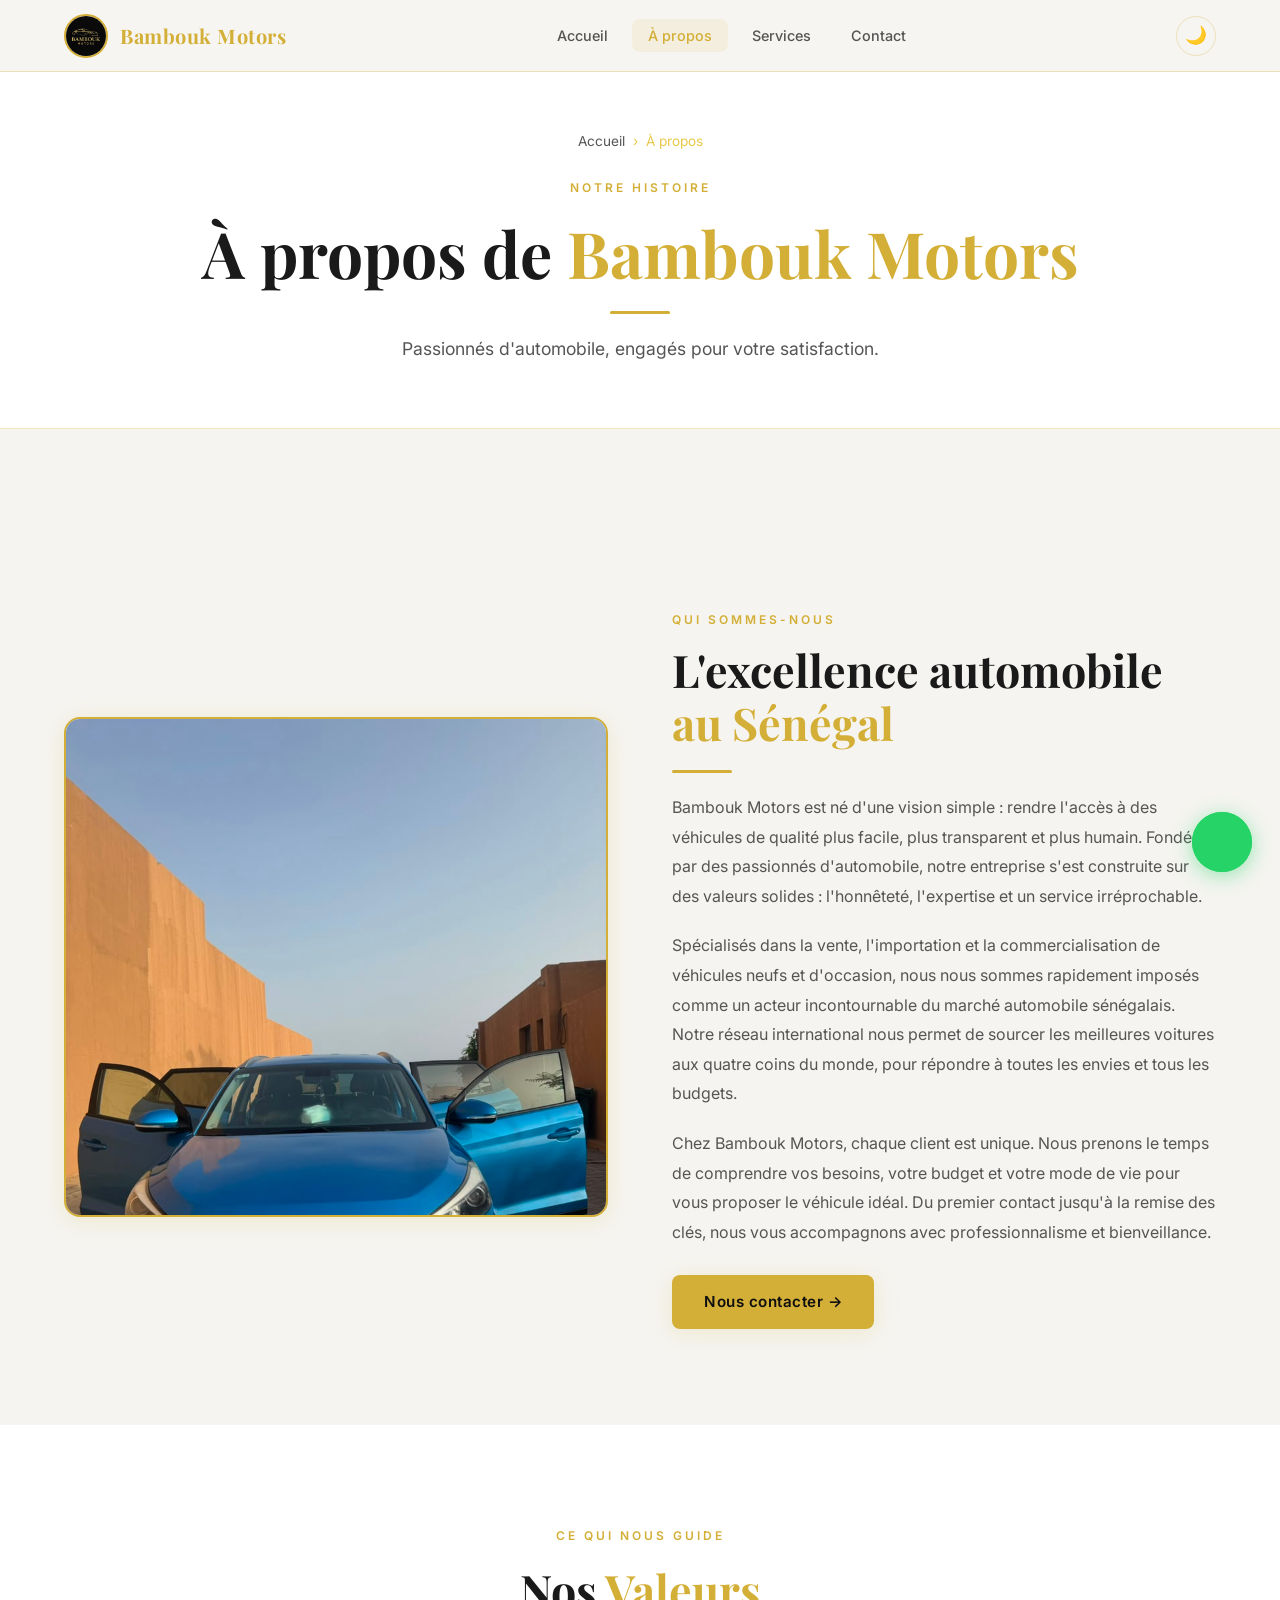
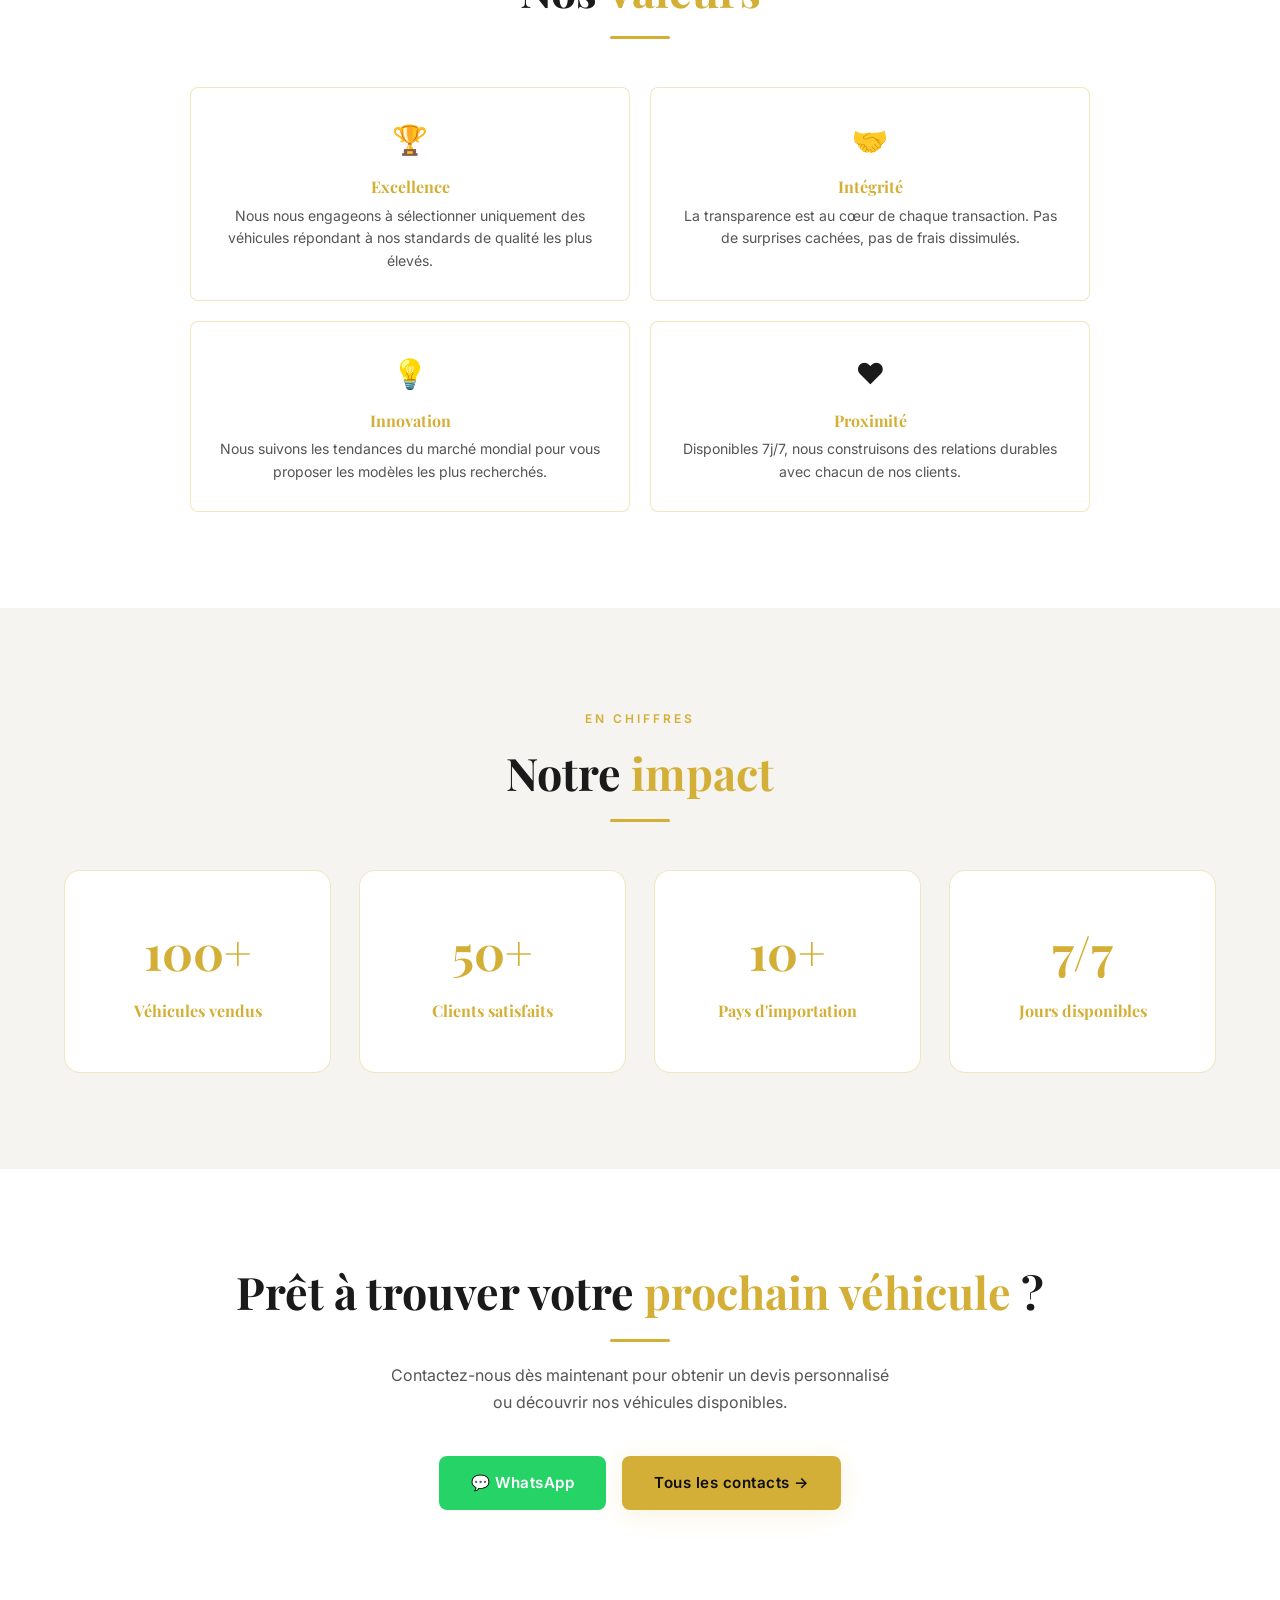
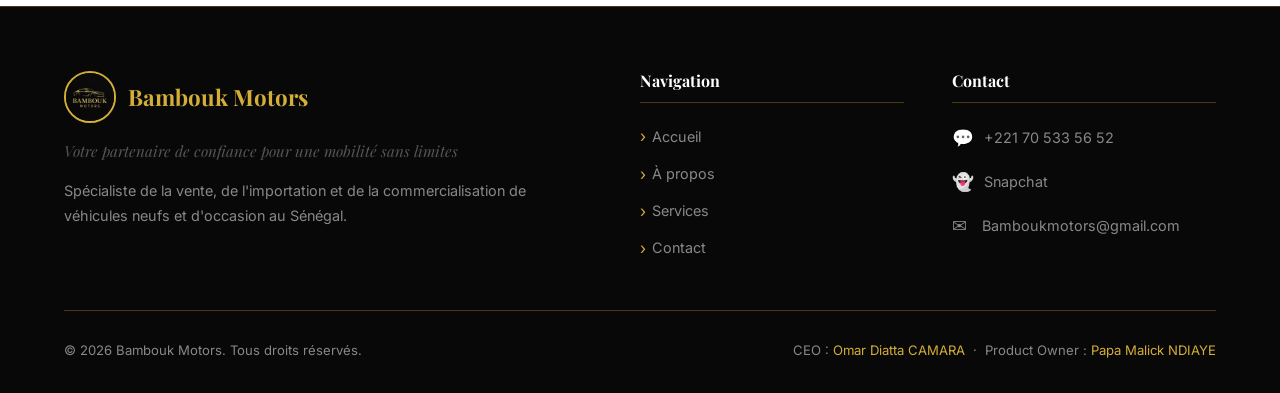
<file: bambouk-motors/pages/about.html>
﻿<!DOCTYPE html>
<html lang="fr" data-theme="dark">
<head>
  <meta charset="UTF-8" />
  <meta name="viewport" content="width=device-width, initial-scale=1.0" />
  <meta name="description" content="À propos de Bambouk Motors - Notre histoire, nos valeurs et notre équipe dédiée à vous offrir la meilleure expérience automobile au Sénégal." />
  <meta name="keywords" content="à propos, Bambouk Motors, histoire, valeurs, équipe, automobile Sénégal" />
  <title>À propos - Bambouk Motors</title>
  <link rel="icon" href="../assets/images/logo.jpeg" type="image/jpeg" />
  <link rel="stylesheet" href="../assets/css/style.css" />
</head>
<body>

  <!-- ══════════════════════════════════════════════════════
       NAVIGATION
  ══════════════════════════════════════════════════════════ -->
  <nav class="navbar" role="navigation" aria-label="Navigation principale">
    <div class="navbar-inner">

      <a href="../index.html" class="navbar-brand" aria-label="Accueil Bambouk Motors">
        <img src="../assets/images/logo.jpeg" alt="Logo Bambouk Motors" class="navbar-logo" />
        <span class="navbar-name">Bambouk Motors</span>
      </a>

      <ul class="navbar-nav">
        <li><a href="../index.html">Accueil</a></li>
        <li><a href="about.html" class="active">À propos</a></li>
        <li><a href="services.html">Services</a></li>
        <li><a href="contact.html">Contact</a></li>
      </ul>

      <div class="navbar-actions">
        <button class="theme-toggle" id="theme-toggle" aria-label="Basculer le thème">☀️</button>
        <button class="hamburger" id="hamburger" aria-label="Menu" aria-expanded="false">
          <span></span><span></span><span></span>
        </button>
      </div>

    </div>
  </nav>

  <nav class="mobile-menu" id="mobile-menu" aria-label="Menu mobile">
    <a href="../index.html">Accueil</a>
    <a href="about.html" class="active">À propos</a>
    <a href="services.html">Services</a>
    <a href="contact.html">Contact</a>
  </nav>


  <!-- ══════════════════════════════════════════════════════
       EN-TÊTE DE PAGE
  ══════════════════════════════════════════════════════════ -->
  <header class="page-header">
    <div class="container">
      <nav class="breadcrumb" aria-label="Fil d'Ariane">
        <a href="../index.html">Accueil</a>
        <span aria-hidden="true">›</span>
        <span aria-current="page">À propos</span>
      </nav>
      <span class="section-label">Notre histoire</span>
      <h1>À propos de <span class="gold">Bambouk Motors</span></h1>
      <div class="gold-divider"></div>
      <p style="color: var(--color-gray); font-size: 1.1rem; max-width: 620px; margin: 16px auto 0;">
        Passionnés d'automobile, engagés pour votre satisfaction.
      </p>
    </div>
  </header>


  <!-- ══════════════════════════════════════════════════════
       SECTION — Histoire + Photo
  ══════════════════════════════════════════════════════════ -->
  <section class="section">
    <div class="container">
      <div class="about-grid">

        <!-- Photo réelle -->
        <div class="about-photo reveal-left">
          <img
            src="../assets/images/gallery/voiture8.jpeg"
            alt="Véhicule Bambouk Motors - image de présentation"
          />
        </div>

        <!-- Texte -->
        <div class="about-content reveal-right">
          <span class="section-label">Qui sommes-nous</span>
          <h2>L'excellence automobile <span class="gold">au Sénégal</span></h2>
          <div class="gold-divider" style="margin: 20px 0;"></div>
          <p>
            Bambouk Motors est né d'une vision simple : rendre l'accès à des véhicules de qualité plus facile, plus transparent et plus humain. Fondée par des passionnés d'automobile, notre entreprise s'est construite sur des valeurs solides : l'honnêteté, l'expertise et un service irréprochable.
          </p>
          <p>
            Spécialisés dans la vente, l'importation et la commercialisation de véhicules neufs et d'occasion, nous nous sommes rapidement imposés comme un acteur incontournable du marché automobile sénégalais. Notre réseau international nous permet de sourcer les meilleures voitures aux quatre coins du monde, pour répondre à toutes les envies et tous les budgets.
          </p>
          <p>
            Chez Bambouk Motors, chaque client est unique. Nous prenons le temps de comprendre vos besoins, votre budget et votre mode de vie pour vous proposer le véhicule idéal. Du premier contact jusqu'à la remise des clés, nous vous accompagnons avec professionnalisme et bienveillance.
          </p>
          <a href="contact.html" class="btn btn-gold" style="margin-top: 8px;">
            Nous contacter →
          </a>
        </div>

      </div>
    </div>
  </section>


  <!-- ══════════════════════════════════════════════════════
       SECTION — Nos valeurs
  ══════════════════════════════════════════════════════════ -->
  <section class="section" style="background: var(--color-bg-2);">
    <div class="container text-center">
      <span class="section-label reveal">Ce qui nous guide</span>
      <h2 class="section-title reveal">Nos <span class="gold">Valeurs</span></h2>
      <div class="gold-divider reveal"></div>

      <div class="values-grid" style="max-width: 900px; margin: 48px auto 0;">
        <div class="value-card reveal reveal-delay-1">
          <div class="icon">🏆</div>
          <h4>Excellence</h4>
          <p>Nous nous engageons à sélectionner uniquement des véhicules répondant à nos standards de qualité les plus élevés.</p>
        </div>
        <div class="value-card reveal reveal-delay-2">
          <div class="icon">🤝</div>
          <h4>Intégrité</h4>
          <p>La transparence est au cœur de chaque transaction. Pas de surprises cachées, pas de frais dissimulés.</p>
        </div>
        <div class="value-card reveal reveal-delay-3">
          <div class="icon">💡</div>
          <h4>Innovation</h4>
          <p>Nous suivons les tendances du marché mondial pour vous proposer les modèles les plus recherchés.</p>
        </div>
        <div class="value-card reveal reveal-delay-4">
          <div class="icon">❤️</div>
          <h4>Proximité</h4>
          <p>Disponibles 7j/7, nous construisons des relations durables avec chacun de nos clients.</p>
        </div>
      </div>
    </div>
  </section>


  <!-- ══════════════════════════════════════════════════════
       SECTION — Chiffres clés
  ══════════════════════════════════════════════════════════ -->
  <section class="section">
    <div class="container text-center">
      <span class="section-label reveal">En chiffres</span>
      <h2 class="section-title reveal">Notre <span class="gold">impact</span></h2>
      <div class="gold-divider reveal"></div>

      <div style="display: grid; grid-template-columns: repeat(auto-fit, minmax(200px, 1fr)); gap: 28px; margin-top: 48px;">
        <div class="feature-card reveal reveal-delay-1">
          <span style="font-family: var(--font-title); font-size: 3rem; color: var(--color-gold); font-weight: 700;">100+</span>
          <h3 style="font-size: 1rem; margin-top: 8px;">Véhicules vendus</h3>
        </div>
        <div class="feature-card reveal reveal-delay-2">
          <span style="font-family: var(--font-title); font-size: 3rem; color: var(--color-gold); font-weight: 700;">50+</span>
          <h3 style="font-size: 1rem; margin-top: 8px;">Clients satisfaits</h3>
        </div>
        <div class="feature-card reveal reveal-delay-3">
          <span style="font-family: var(--font-title); font-size: 3rem; color: var(--color-gold); font-weight: 700;">10+</span>
          <h3 style="font-size: 1rem; margin-top: 8px;">Pays d'importation</h3>
        </div>
        <div class="feature-card reveal reveal-delay-4">
          <span style="font-family: var(--font-title); font-size: 3rem; color: var(--color-gold); font-weight: 700;">7/7</span>
          <h3 style="font-size: 1rem; margin-top: 8px;">Jours disponibles</h3>
        </div>
      </div>
    </div>
  </section>


  <!-- ══════════════════════════════════════════════════════
       CTA — Contactez-nous
  ══════════════════════════════════════════════════════════ -->
  <section class="section" style="background: var(--color-bg-2);">
    <div class="container text-center">
      <h2 class="reveal">Prêt à trouver votre <span class="gold">prochain véhicule</span> ?</h2>
      <div class="gold-divider reveal"></div>
      <p class="reveal" style="color: var(--color-gray); max-width: 500px; margin: 20px auto 40px;">
        Contactez-nous dès maintenant pour obtenir un devis personnalisé ou découvrir nos véhicules disponibles.
      </p>
      <div style="display: flex; gap: 16px; justify-content: center; flex-wrap: wrap;" class="reveal">
        <a href="https://wa.me/221705335652" class="btn btn-whatsapp" target="_blank" rel="noopener">
          💬 WhatsApp
        </a>
        <a href="contact.html" class="btn btn-gold">Tous les contacts →</a>
      </div>
    </div>
  </section>


  <!-- ══════════════════════════════════════════════════════
       FOOTER
  ══════════════════════════════════════════════════════════ -->
  <footer class="footer" role="contentinfo">
    <div class="container">
      <div class="footer-grid">
        <div class="footer-brand">
          <div class="footer-logo-wrap">
            <img src="../assets/images/logo.jpeg" alt="Logo Bambouk Motors" class="footer-logo" />
            <span class="footer-name">Bambouk Motors</span>
          </div>
          <p class="footer-tagline">Votre partenaire de confiance pour une mobilité sans limites</p>
          <p class="footer-desc">Spécialiste de la vente, de l'importation et de la commercialisation de véhicules neufs et d'occasion au Sénégal.</p>
        </div>
        <div class="footer-links">
          <h4>Navigation</h4>
          <ul>
            <li><a href="../index.html">Accueil</a></li>
            <li><a href="about.html">À propos</a></li>
            <li><a href="services.html">Services</a></li>
            <li><a href="contact.html">Contact</a></li>
          </ul>
        </div>
        <div class="footer-contact-col">
          <h4>Contact</h4>
          <ul>
            <li>
              <span class="ic">💬</span>
              <a href="https://wa.me/221705335652" target="_blank" rel="noopener">+221 70 533 56 52</a>
            </li>
            <li>
              <span class="ic">👻</span>
              <a href="https://snapchat.com/t/otXM4saf" target="_blank" rel="noopener">Snapchat</a>
            </li>
            <li>
              <span class="ic">✉️</span>
              <a href="mailto:Bamboukmotors@gmail.com">Bamboukmotors@gmail.com</a>
            </li>
          </ul>
        </div>
      </div>
      <div class="footer-bottom">
        <p>© 2026 Bambouk Motors. Tous droits réservés.</p>
        <p>
          CEO : <a href="https://wa.me/221705335652" target="_blank" rel="noopener">Omar Diatta CAMARA</a>
          &nbsp;·&nbsp;
          Product Owner : <a href="https://pa-malick.github.io/portfolio/" target="_blank" rel="noopener">Papa Malick NDIAYE</a>
        </p>
      </div>
    </div>
  </footer>

  <script src="../assets/js/main.js"></script>
</body>
</html>
</file>
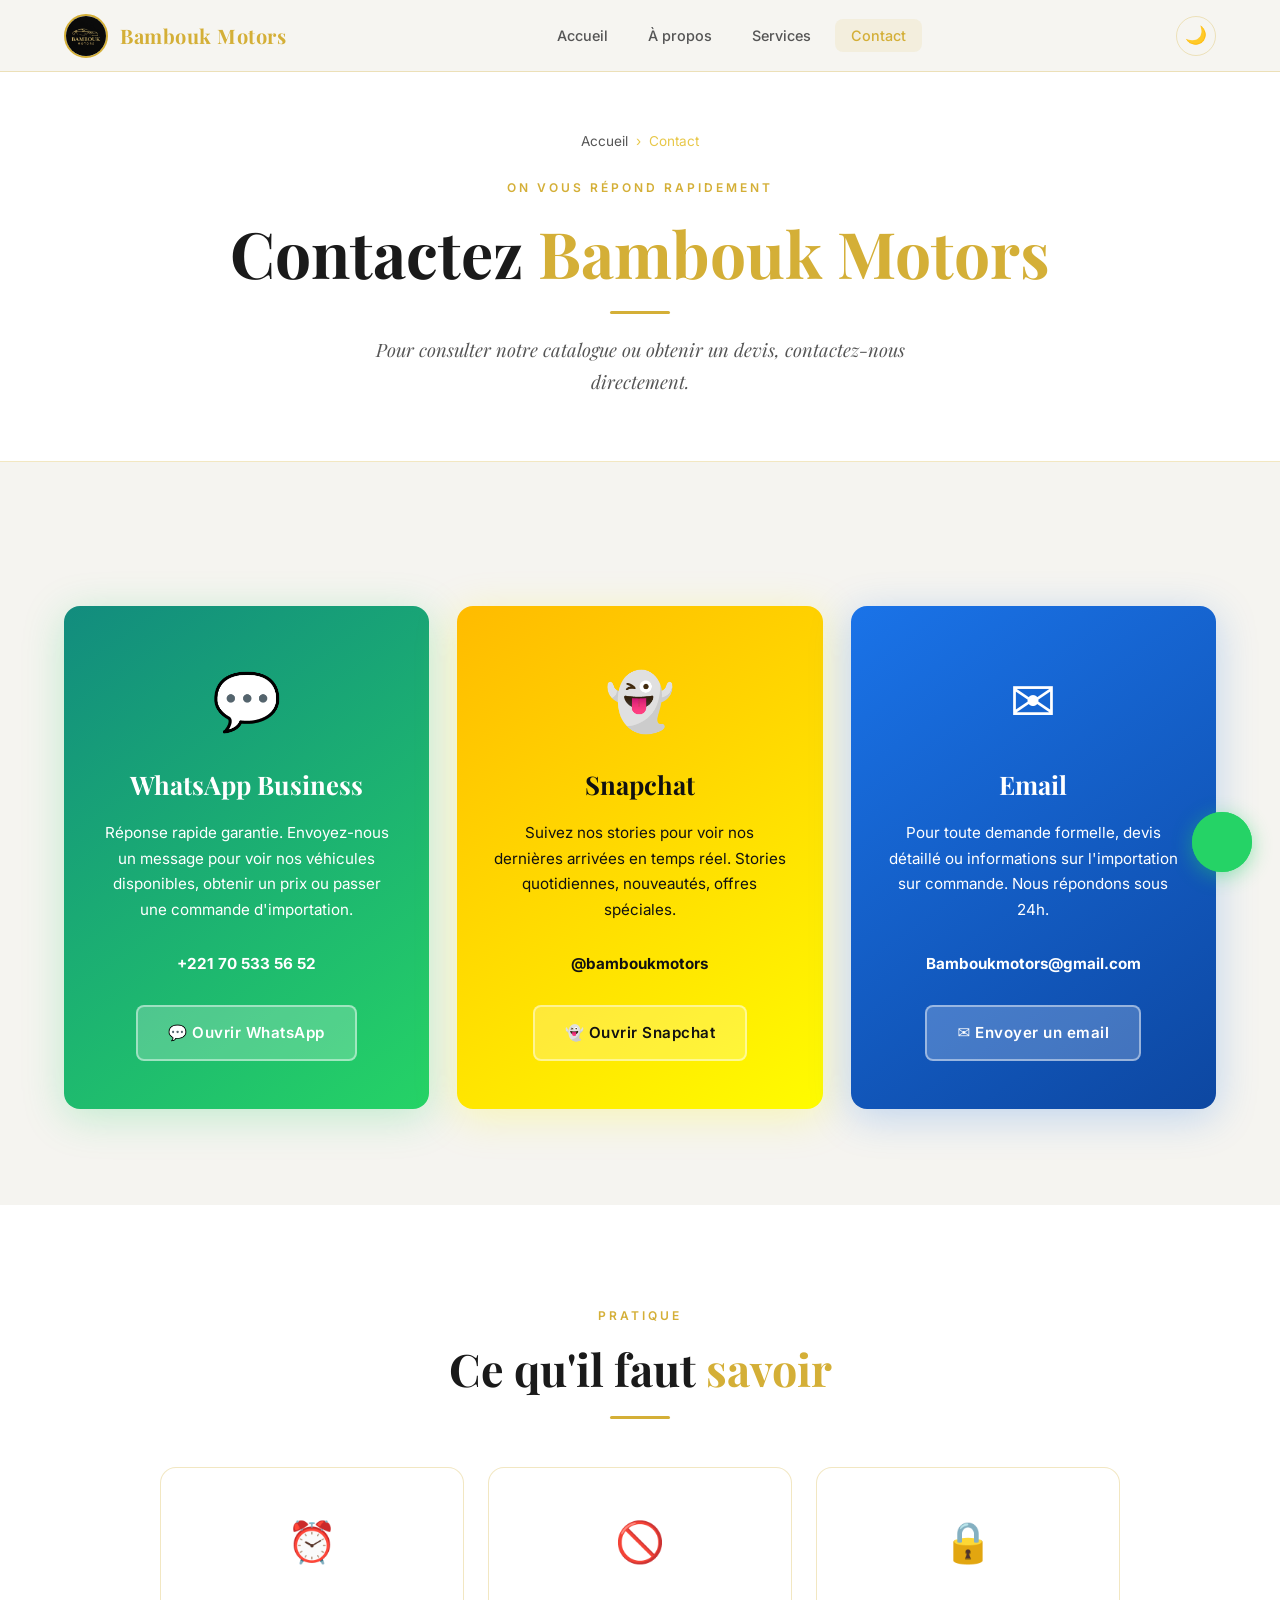
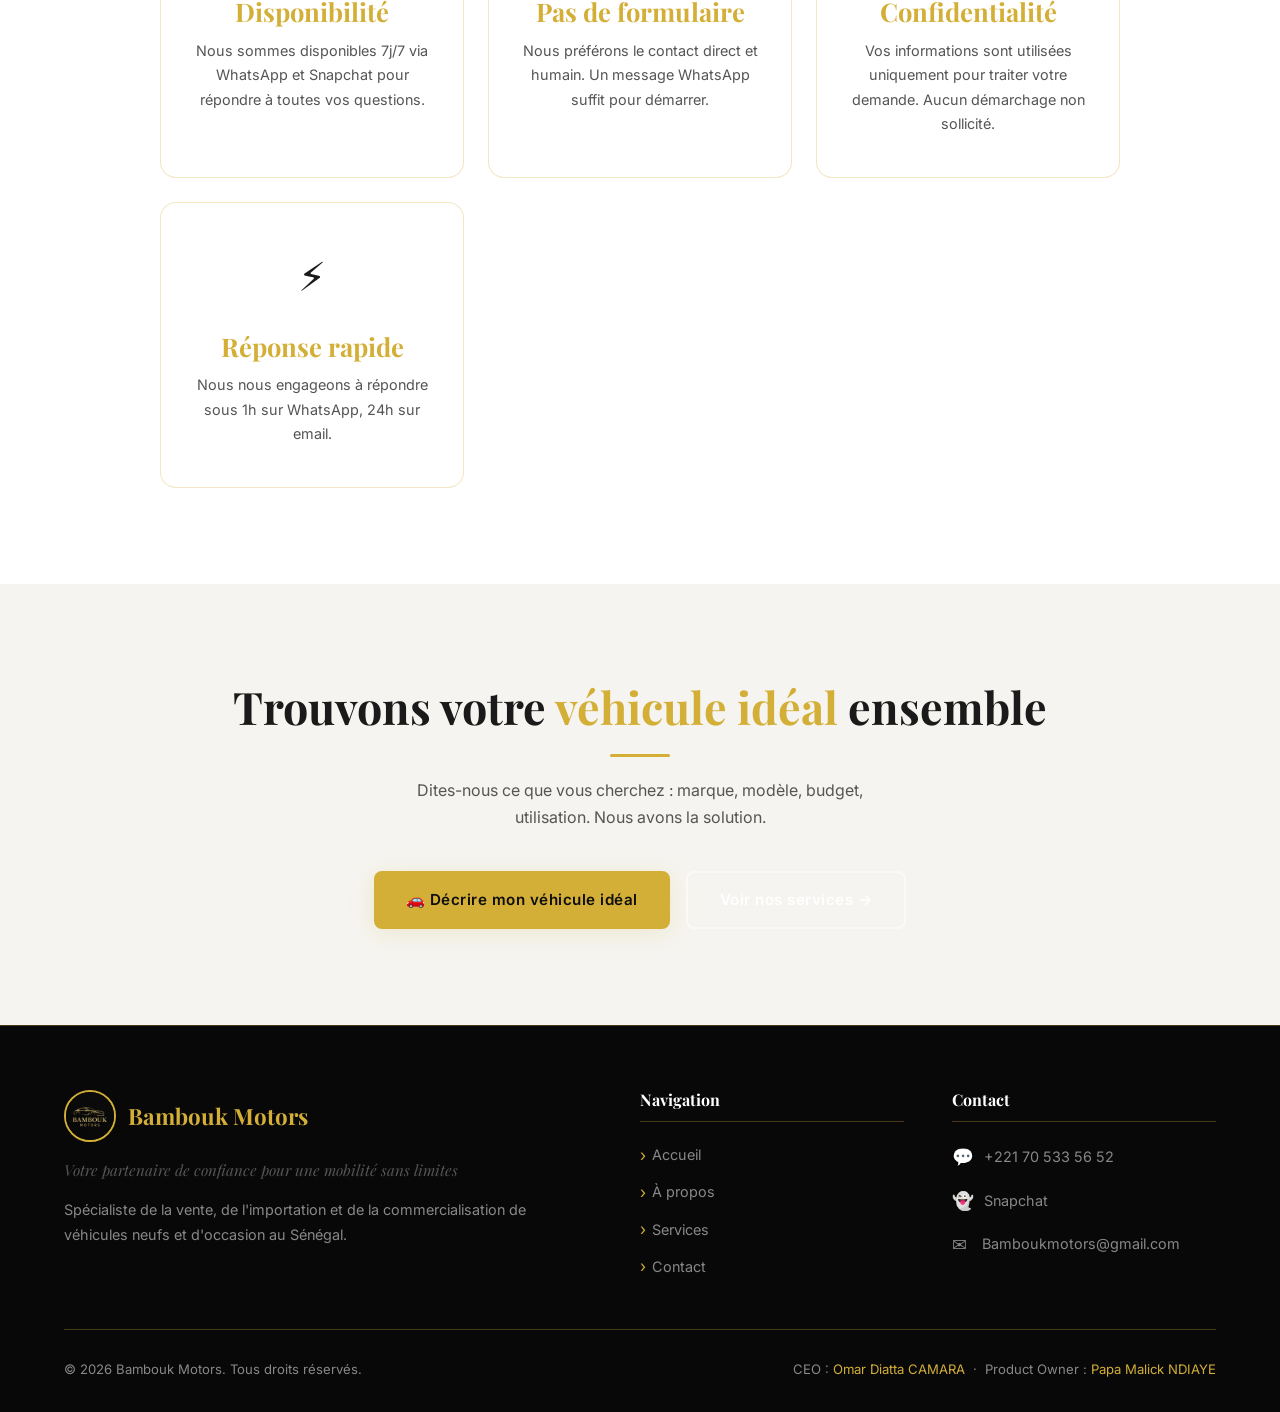
<file: bambouk-motors/pages/contact.html>
﻿<!DOCTYPE html>
<html lang="fr" data-theme="dark">
<head>
  <meta charset="UTF-8" />
  <meta name="viewport" content="width=device-width, initial-scale=1.0" />
  <meta name="description" content="Contactez Bambouk Motors - WhatsApp, Snapchat, Email. Pour consulter notre catalogue ou obtenir un devis, contactez-nous directement." />
  <meta name="keywords" content="contact, Bambouk Motors, WhatsApp, Snapchat, email, devis, catalogue voiture Sénégal" />
  <title>Contact - Bambouk Motors</title>
  <link rel="icon" href="../assets/images/logo.jpeg" type="image/jpeg" />
  <link rel="stylesheet" href="../assets/css/style.css" />
</head>
<body>

  <!-- ══════════════════════════════════════════════════════
       NAVIGATION
  ══════════════════════════════════════════════════════════ -->
  <nav class="navbar" role="navigation" aria-label="Navigation principale">
    <div class="navbar-inner">

      <a href="../index.html" class="navbar-brand" aria-label="Accueil Bambouk Motors">
        <img src="../assets/images/logo.jpeg" alt="Logo Bambouk Motors" class="navbar-logo" />
        <span class="navbar-name">Bambouk Motors</span>
      </a>

      <ul class="navbar-nav">
        <li><a href="../index.html">Accueil</a></li>
        <li><a href="about.html">À propos</a></li>
        <li><a href="services.html">Services</a></li>
        <li><a href="contact.html" class="active">Contact</a></li>
      </ul>

      <div class="navbar-actions">
        <button class="theme-toggle" id="theme-toggle" aria-label="Basculer le thème">☀️</button>
        <button class="hamburger" id="hamburger" aria-label="Menu" aria-expanded="false">
          <span></span><span></span><span></span>
        </button>
      </div>

    </div>
  </nav>

  <nav class="mobile-menu" id="mobile-menu" aria-label="Menu mobile">
    <a href="../index.html">Accueil</a>
    <a href="about.html">À propos</a>
    <a href="services.html">Services</a>
    <a href="contact.html" class="active">Contact</a>
  </nav>


  <!-- ══════════════════════════════════════════════════════
       EN-TÊTE DE PAGE
  ══════════════════════════════════════════════════════════ -->
  <header class="page-header">
    <div class="container">
      <nav class="breadcrumb" aria-label="Fil d'Ariane">
        <a href="../index.html">Accueil</a>
        <span aria-hidden="true">›</span>
        <span aria-current="page">Contact</span>
      </nav>
      <span class="section-label">On vous répond rapidement</span>
      <h1>Contactez <span class="gold">Bambouk Motors</span></h1>
      <div class="gold-divider"></div>
      <p style="color: var(--color-gray); font-size: 1.15rem; max-width: 620px; margin: 20px auto 0; font-style: italic; font-family: var(--font-title);">
        Pour consulter notre catalogue ou obtenir un devis, contactez-nous directement.
      </p>
    </div>
  </header>


  <!-- ══════════════════════════════════════════════════════
       SECTION — Cartes de contact
  ══════════════════════════════════════════════════════════ -->
  <main class="section" aria-label="Canaux de contact">
    <div class="container">

      <div class="contact-page-grid">

        <!-- ── WhatsApp ─────────────────────────────────── -->
        <div class="contact-big-card whatsapp-card reveal reveal-delay-1">
          <div class="icon-big" aria-hidden="true">💬</div>
          <h2>WhatsApp Business</h2>
          <p>Réponse rapide garantie. Envoyez-nous un message pour voir nos véhicules disponibles, obtenir un prix ou passer une commande d'importation.</p>
          <p><strong>+221 70 533 56 52</strong></p>
          <a
            href="https://wa.me/221705335652?text=Bonjour%20Bambouk%20Motors%2C%20je%20vous%20contacte%20pour%20en%20savoir%20plus%20sur%20vos%20v%C3%A9hicules."
            class="btn btn-contact" target="_blank" rel="noopener" aria-label="Ouvrir WhatsApp avec Bambouk Motors">
            💬 Ouvrir WhatsApp
          </a>
        </div>

        <!-- ── Snapchat ──────────────────────────────────── -->
        <div class="contact-big-card snapchat-card reveal reveal-delay-2">
          <div class="icon-big" aria-hidden="true">👻</div>
          <h2>Snapchat</h2>
          <p>Suivez nos stories pour voir nos dernières arrivées en temps réel. Stories quotidiennes, nouveautés, offres spéciales.</p>
          <p><strong>@bamboukmotors</strong></p>
          <a
            href="https://snapchat.com/t/otXM4saf"
            class="btn btn-contact" target="_blank" rel="noopener" aria-label="Ouvrir Snapchat Bambouk Motors">
            👻 Ouvrir Snapchat
          </a>
        </div>

        <!-- ── Email ─────────────────────────────────────── -->
        <div class="contact-big-card email-card reveal reveal-delay-3">
          <div class="icon-big" aria-hidden="true">✉️</div>
          <h2>Email</h2>
          <p>Pour toute demande formelle, devis détaillé ou informations sur l'importation sur commande. Nous répondons sous 24h.</p>
          <p><strong>Bamboukmotors@gmail.com</strong></p>
          <a
            href="mailto:Bamboukmotors@gmail.com?subject=Demande%20d%27information%20-%20Bambouk%20Motors"
            class="btn btn-contact" aria-label="Envoyer un email à Bambouk Motors">
            ✉️ Envoyer un email
          </a>
        </div>

      </div>

    </div>
  </main>


  <!-- ══════════════════════════════════════════════════════
       SECTION — Infos pratiques
  ══════════════════════════════════════════════════════════ -->
  <section class="section" style="background: var(--color-bg-2);">
    <div class="container text-center">
      <span class="section-label reveal">Pratique</span>
      <h2 class="section-title reveal">Ce qu'il faut <span class="gold">savoir</span></h2>
      <div class="gold-divider reveal"></div>

      <div style="display: grid; grid-template-columns: repeat(auto-fit, minmax(240px, 1fr)); gap: 24px; margin-top: 48px; max-width: 960px; margin-left: auto; margin-right: auto;">
        <div class="feature-card reveal reveal-delay-1">
          <span class="feature-icon">⏰</span>
          <h3>Disponibilité</h3>
          <p style="color: var(--color-gray); font-size: 0.9rem;">Nous sommes disponibles 7j/7 via WhatsApp et Snapchat pour répondre à toutes vos questions.</p>
        </div>
        <div class="feature-card reveal reveal-delay-2">
          <span class="feature-icon">🚫</span>
          <h3>Pas de formulaire</h3>
          <p style="color: var(--color-gray); font-size: 0.9rem;">Nous préférons le contact direct et humain. Un message WhatsApp suffit pour démarrer.</p>
        </div>
        <div class="feature-card reveal reveal-delay-3">
          <span class="feature-icon">🔒</span>
          <h3>Confidentialité</h3>
          <p style="color: var(--color-gray); font-size: 0.9rem;">Vos informations sont utilisées uniquement pour traiter votre demande. Aucun démarchage non sollicité.</p>
        </div>
        <div class="feature-card reveal reveal-delay-4">
          <span class="feature-icon">⚡</span>
          <h3>Réponse rapide</h3>
          <p style="color: var(--color-gray); font-size: 0.9rem;">Nous nous engageons à répondre sous 1h sur WhatsApp, 24h sur email.</p>
        </div>
      </div>
    </div>
  </section>


  <!-- ══════════════════════════════════════════════════════
       SECTION — CTA final
  ══════════════════════════════════════════════════════════ -->
  <section class="section">
    <div class="container text-center">
      <h2 class="reveal">
        Trouvons votre <span class="gold">véhicule idéal</span> ensemble
      </h2>
      <div class="gold-divider reveal"></div>
      <p class="reveal" style="color: var(--color-gray); max-width: 500px; margin: 20px auto 40px;">
        Dites-nous ce que vous cherchez : marque, modèle, budget, utilisation. Nous avons la solution.
      </p>
      <div class="reveal" style="display: flex; gap: 16px; justify-content: center; flex-wrap: wrap;">
        <a href="https://wa.me/221705335652?text=Bonjour%2C%20je%20cherche%20un%20v%C3%A9hicule."
           class="btn btn-gold" target="_blank" rel="noopener">
          🚗 Décrire mon véhicule idéal
        </a>
        <a href="services.html" class="btn btn-outline">
          Voir nos services →
        </a>
      </div>
    </div>
  </section>


  <!-- ══════════════════════════════════════════════════════
       FOOTER
  ══════════════════════════════════════════════════════════ -->
  <footer class="footer" role="contentinfo">
    <div class="container">
      <div class="footer-grid">
        <div class="footer-brand">
          <div class="footer-logo-wrap">
            <img src="../assets/images/logo.jpeg" alt="Logo Bambouk Motors" class="footer-logo" />
            <span class="footer-name">Bambouk Motors</span>
          </div>
          <p class="footer-tagline">Votre partenaire de confiance pour une mobilité sans limites</p>
          <p class="footer-desc">Spécialiste de la vente, de l'importation et de la commercialisation de véhicules neufs et d'occasion au Sénégal.</p>
        </div>
        <div class="footer-links">
          <h4>Navigation</h4>
          <ul>
            <li><a href="../index.html">Accueil</a></li>
            <li><a href="about.html">À propos</a></li>
            <li><a href="services.html">Services</a></li>
            <li><a href="contact.html">Contact</a></li>
          </ul>
        </div>
        <div class="footer-contact-col">
          <h4>Contact</h4>
          <ul>
            <li>
              <span class="ic">💬</span>
              <a href="https://wa.me/221705335652" target="_blank" rel="noopener">+221 70 533 56 52</a>
            </li>
            <li>
              <span class="ic">👻</span>
              <a href="https://snapchat.com/t/otXM4saf" target="_blank" rel="noopener">Snapchat</a>
            </li>
            <li>
              <span class="ic">✉️</span>
              <a href="mailto:Bamboukmotors@gmail.com">Bamboukmotors@gmail.com</a>
            </li>
          </ul>
        </div>
      </div>
      <div class="footer-bottom">
        <p>© 2026 Bambouk Motors. Tous droits réservés.</p>
        <p>
          CEO : <a href="https://wa.me/221705335652" target="_blank" rel="noopener">Omar Diatta CAMARA</a>
          &nbsp;·&nbsp;
          Product Owner : <a href="https://pa-malick.github.io/portfolio/" target="_blank" rel="noopener">Papa Malick NDIAYE</a>
        </p>
      </div>
    </div>
  </footer>

  <script src="../assets/js/main.js"></script>
</body>
</html>
</file>
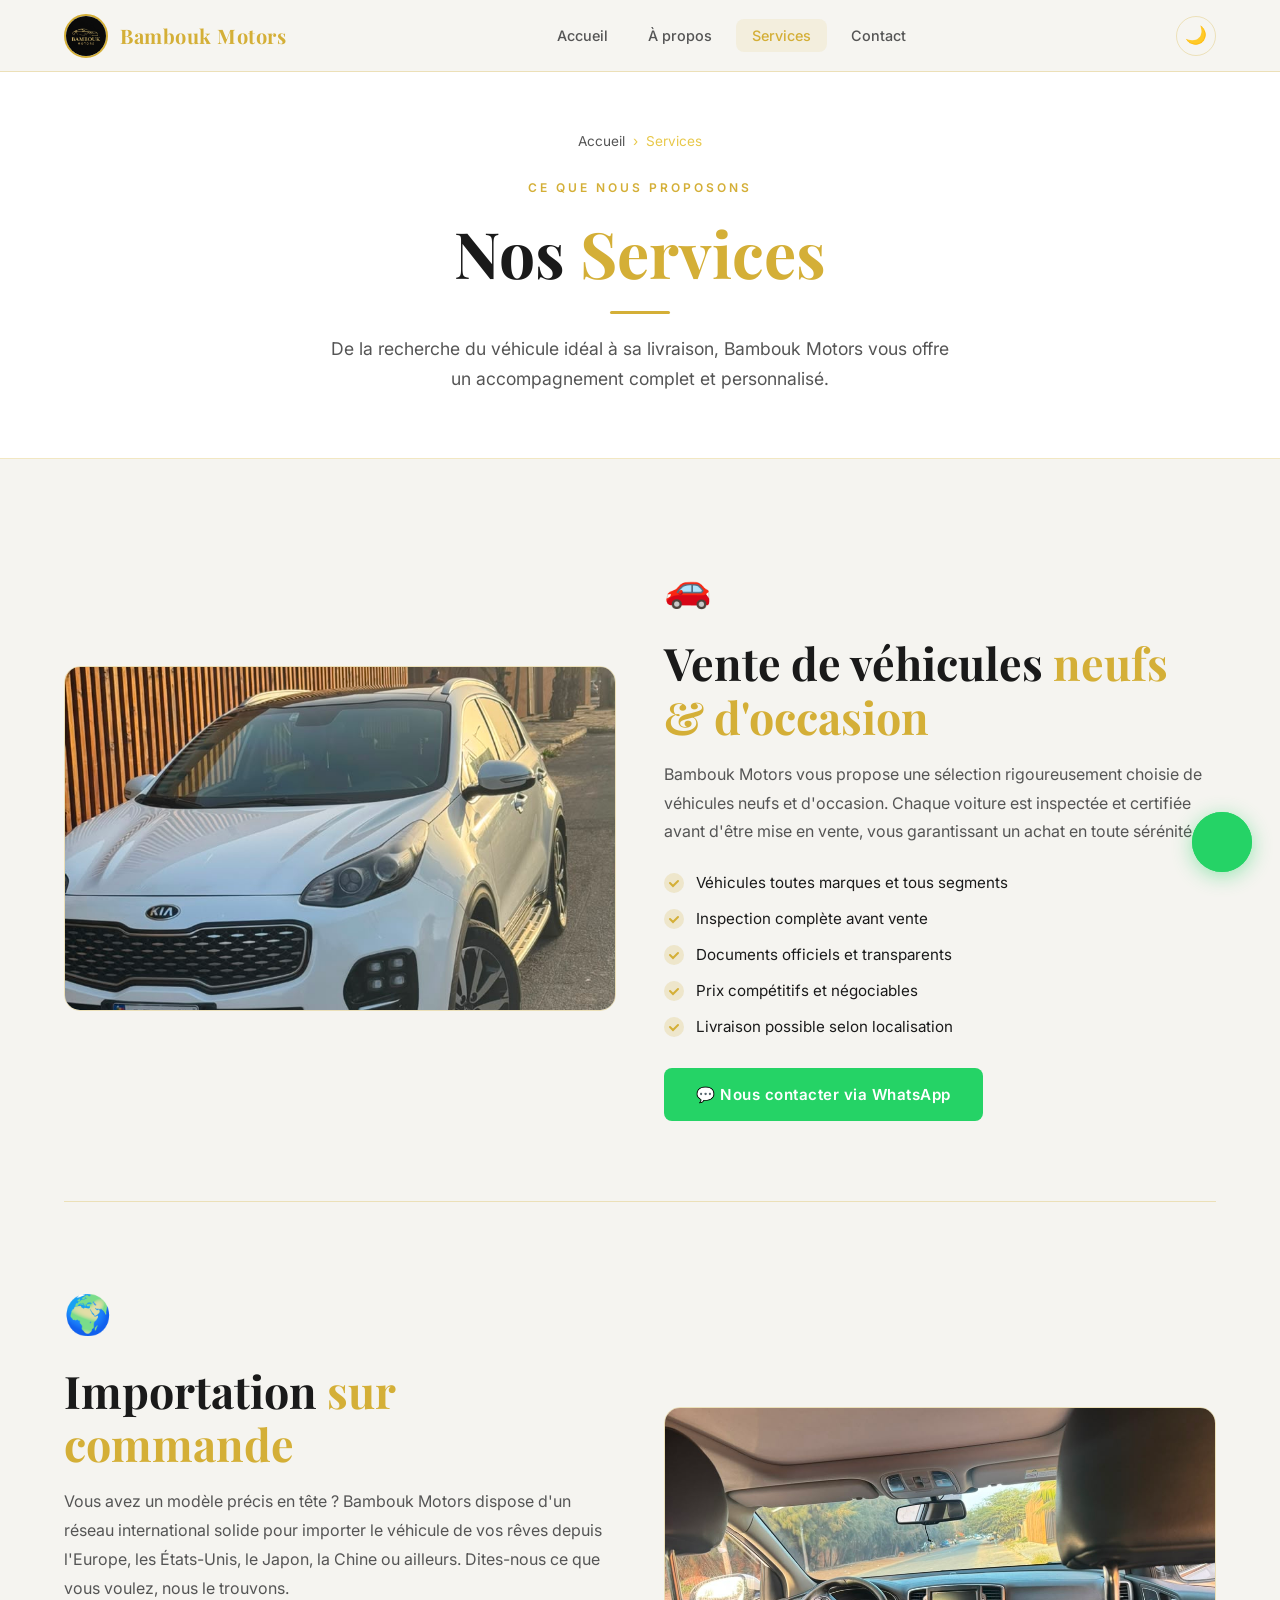
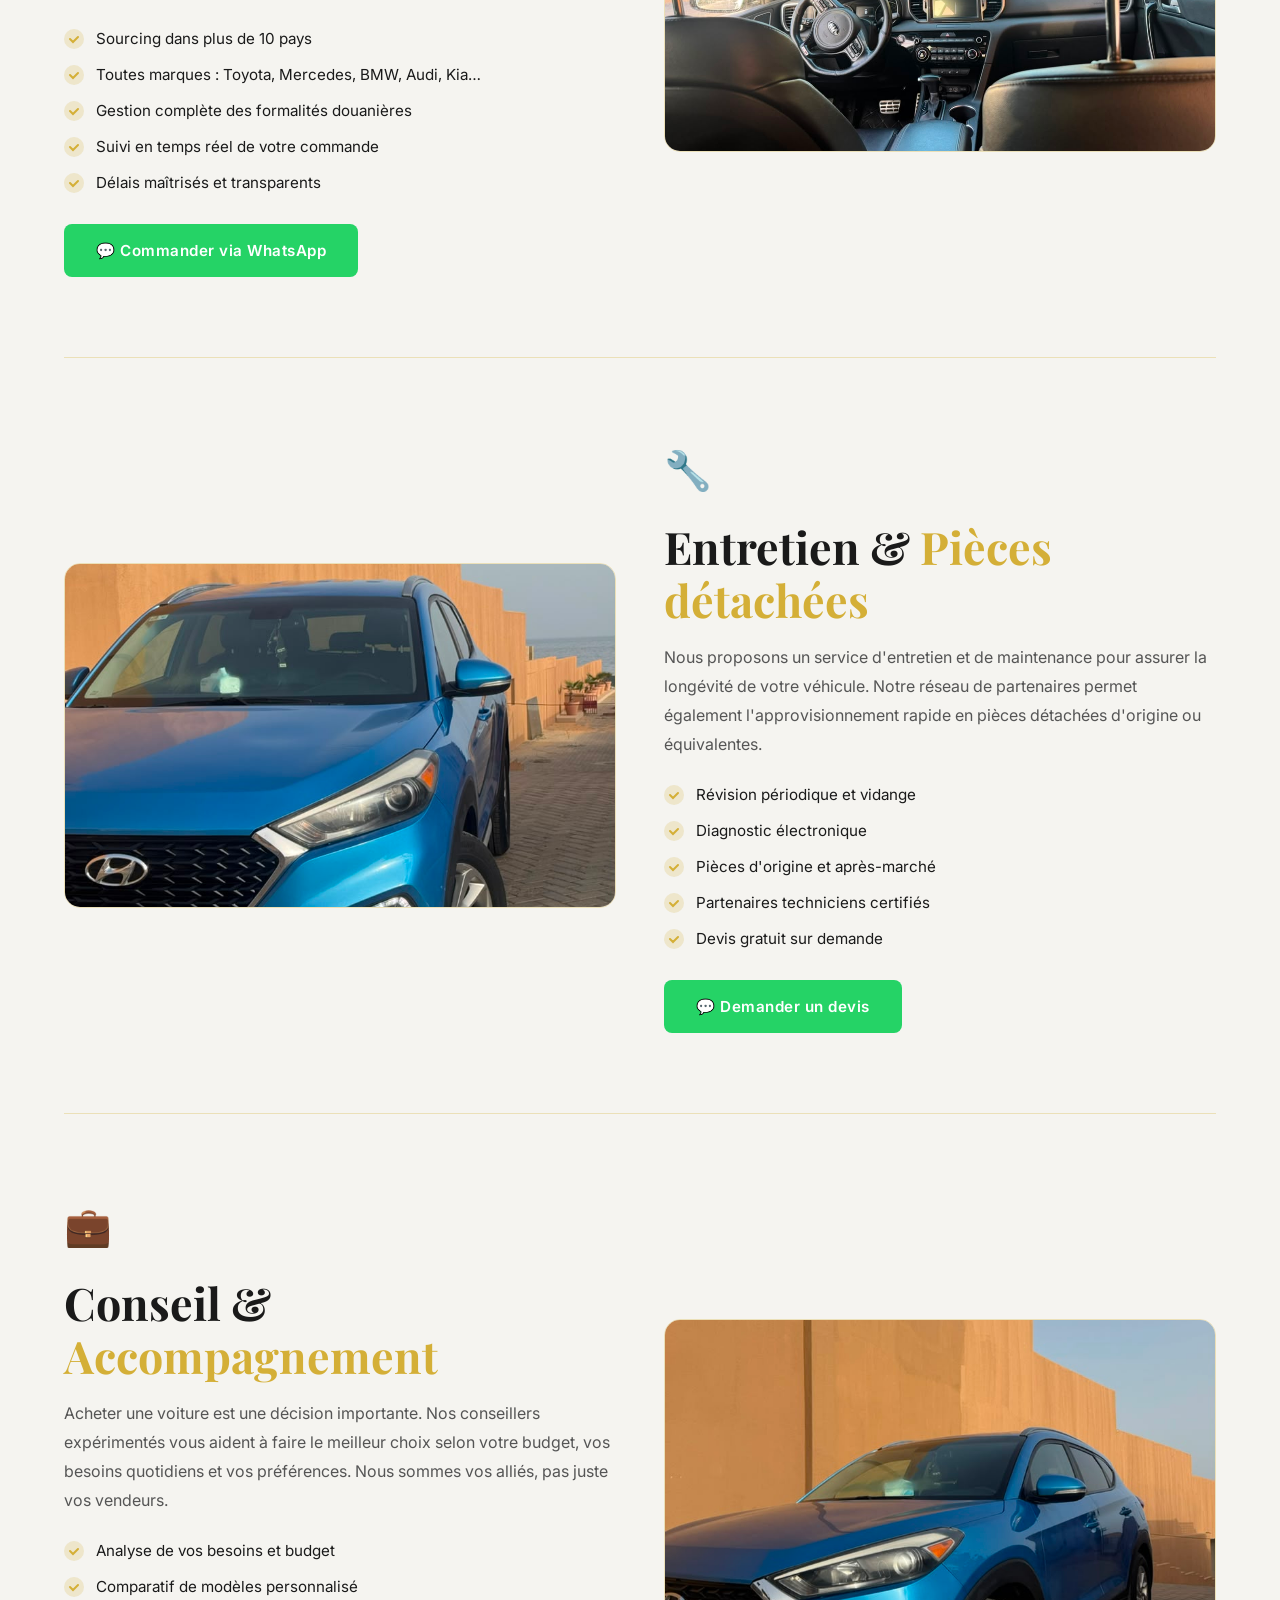
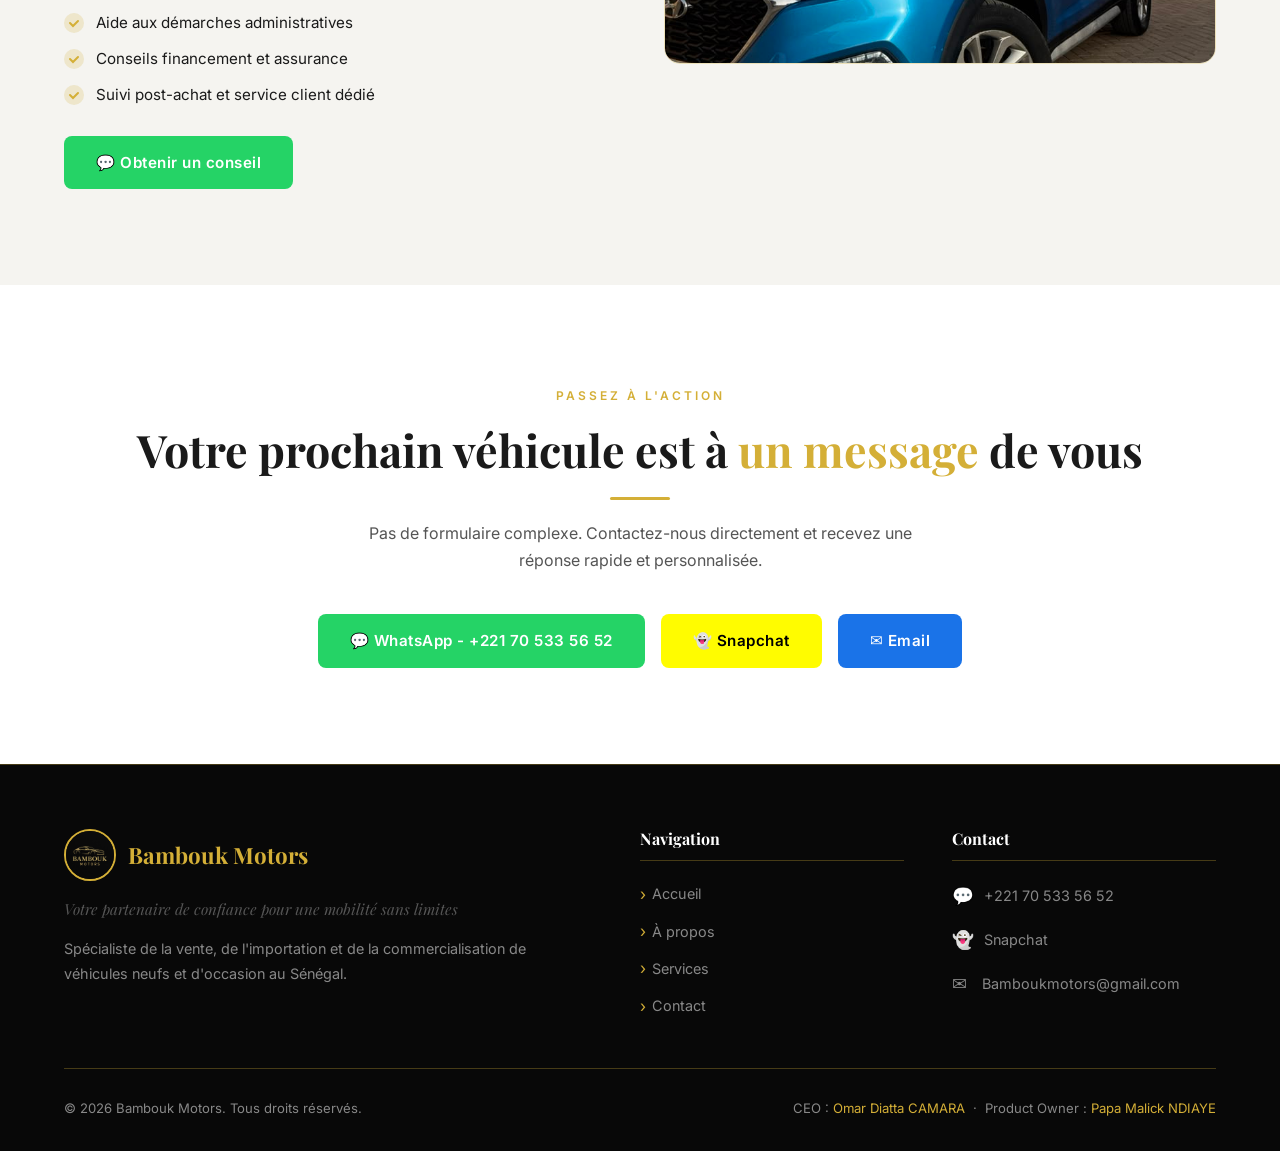
<file: bambouk-motors/pages/services.html>
﻿<!DOCTYPE html>
<html lang="fr" data-theme="dark">
<head>
  <meta charset="UTF-8" />
  <meta name="viewport" content="width=device-width, initial-scale=1.0" />
  <meta name="description" content="Services Bambouk Motors - Vente de véhicules neufs et d'occasion, importation sur commande, entretien, pièces détachées et conseil automobile." />
  <meta name="keywords" content="services, vente voiture, importation véhicule, entretien auto, pièces détachées, conseil automobile, Sénégal" />
  <title>Nos Services - Bambouk Motors</title>
  <link rel="icon" href="../assets/images/logo.jpeg" type="image/jpeg" />
  <link rel="stylesheet" href="../assets/css/style.css" />
</head>
<body>

  <!-- ══════════════════════════════════════════════════════
       NAVIGATION
  ══════════════════════════════════════════════════════════ -->
  <nav class="navbar" role="navigation" aria-label="Navigation principale">
    <div class="navbar-inner">

      <a href="../index.html" class="navbar-brand" aria-label="Accueil Bambouk Motors">
        <img src="../assets/images/logo.jpeg" alt="Logo Bambouk Motors" class="navbar-logo" />
        <span class="navbar-name">Bambouk Motors</span>
      </a>

      <ul class="navbar-nav">
        <li><a href="../index.html">Accueil</a></li>
        <li><a href="about.html">À propos</a></li>
        <li><a href="services.html" class="active">Services</a></li>
        <li><a href="contact.html">Contact</a></li>
      </ul>

      <div class="navbar-actions">
        <button class="theme-toggle" id="theme-toggle" aria-label="Basculer le thème">☀️</button>
        <button class="hamburger" id="hamburger" aria-label="Menu" aria-expanded="false">
          <span></span><span></span><span></span>
        </button>
      </div>

    </div>
  </nav>

  <nav class="mobile-menu" id="mobile-menu" aria-label="Menu mobile">
    <a href="../index.html">Accueil</a>
    <a href="about.html">À propos</a>
    <a href="services.html" class="active">Services</a>
    <a href="contact.html">Contact</a>
  </nav>


  <!-- ══════════════════════════════════════════════════════
       EN-TÊTE DE PAGE
  ══════════════════════════════════════════════════════════ -->
  <header class="page-header">
    <div class="container">
      <nav class="breadcrumb" aria-label="Fil d'Ariane">
        <a href="../index.html">Accueil</a>
        <span aria-hidden="true">›</span>
        <span aria-current="page">Services</span>
      </nav>
      <span class="section-label">Ce que nous proposons</span>
      <h1>Nos <span class="gold">Services</span></h1>
      <div class="gold-divider"></div>
      <p style="color: var(--color-gray); font-size: 1.1rem; max-width: 640px; margin: 16px auto 0;">
        De la recherche du véhicule idéal à sa livraison, Bambouk Motors vous offre un accompagnement complet et personnalisé.
      </p>
    </div>
  </header>


  <!-- ══════════════════════════════════════════════════════
       SERVICES DÉTAILLÉS
  ══════════════════════════════════════════════════════════ -->
  <main class="section" aria-label="Liste des services">
    <div class="container">

      <!-- ── SERVICE 1 : Vente de véhicules ──────────────── -->
      <article class="service-full-card">
        <div class="service-full-img reveal-left">
          <img
            src="../assets/images/gallery/voiture1.jpeg"
            alt="Véhicule en vente chez Bambouk Motors"
          />
        </div>
        <div class="service-full-body reveal-right">
          <span class="icon">🚗</span>
          <h2>Vente de véhicules <span>neufs & d'occasion</span></h2>
          <p>
            Bambouk Motors vous propose une sélection rigoureusement choisie de véhicules neufs et d'occasion. Chaque voiture est inspectée et certifiée avant d'être mise en vente, vous garantissant un achat en toute sérénité.
          </p>
          <ul class="service-features">
            <li>Véhicules toutes marques et tous segments</li>
            <li>Inspection complète avant vente</li>
            <li>Documents officiels et transparents</li>
            <li>Prix compétitifs et négociables</li>
            <li>Livraison possible selon localisation</li>
          </ul>
          <a
            href="https://wa.me/221705335652?text=Bonjour%2C%20je%20suis%20int%C3%A9ress%C3%A9%20par%20l%27achat%20d%27un%20v%C3%A9hicule."
            class="btn btn-whatsapp" target="_blank" rel="noopener">
            💬 Nous contacter via WhatsApp
          </a>
        </div>
      </article>

      <!-- ── SERVICE 2 : Importation sur commande ────────── -->
      <article class="service-full-card reverse">
        <div class="service-full-img reveal-right">
          <img
            src="../assets/images/gallery/voiture9.jpeg"
            alt="Importation de véhicule sur commande"
          />
        </div>
        <div class="service-full-body reveal-left">
          <span class="icon">🌍</span>
          <h2>Importation <span>sur commande</span></h2>
          <p>
            Vous avez un modèle précis en tête ? Bambouk Motors dispose d'un réseau international solide pour importer le véhicule de vos rêves depuis l'Europe, les États-Unis, le Japon, la Chine ou ailleurs. Dites-nous ce que vous voulez, nous le trouvons.
          </p>
          <ul class="service-features">
            <li>Sourcing dans plus de 10 pays</li>
            <li>Toutes marques : Toyota, Mercedes, BMW, Audi, Kia…</li>
            <li>Gestion complète des formalités douanières</li>
            <li>Suivi en temps réel de votre commande</li>
            <li>Délais maîtrisés et transparents</li>
          </ul>
          <a
            href="https://wa.me/221705335652?text=Bonjour%2C%20je%20voudrais%20importer%20un%20v%C3%A9hicule%20sur%20commande."
            class="btn btn-whatsapp" target="_blank" rel="noopener">
            💬 Commander via WhatsApp
          </a>
        </div>
      </article>

      <!-- ── SERVICE 3 : Entretien & Pièces ──────────────── -->
      <article class="service-full-card">
        <div class="service-full-img reveal-left">
          <img
            src="../assets/images/gallery/voiture12.jpeg"
            alt="Entretien et pièces détachées automobiles"
          />
        </div>
        <div class="service-full-body reveal-right">
          <span class="icon">🔧</span>
          <h2>Entretien & <span>Pièces détachées</span></h2>
          <p>
            Nous proposons un service d'entretien et de maintenance pour assurer la longévité de votre véhicule. Notre réseau de partenaires permet également l'approvisionnement rapide en pièces détachées d'origine ou équivalentes.
          </p>
          <ul class="service-features">
            <li>Révision périodique et vidange</li>
            <li>Diagnostic électronique</li>
            <li>Pièces d'origine et après-marché</li>
            <li>Partenaires techniciens certifiés</li>
            <li>Devis gratuit sur demande</li>
          </ul>
          <a
            href="https://wa.me/221705335652?text=Bonjour%2C%20j%27ai%20besoin%20d%27un%20entretien%20ou%20de%20pi%C3%A8ces%20d%C3%A9tach%C3%A9es."
            class="btn btn-whatsapp" target="_blank" rel="noopener">
            💬 Demander un devis
          </a>
        </div>
      </article>

      <!-- ── SERVICE 4 : Conseil & Accompagnement ─────────── -->
      <article class="service-full-card reverse">
        <div class="service-full-img reveal-right">
          <img
            src="../assets/images/gallery/voiture14.jpeg"
            alt="Conseil et accompagnement automobile personnalisé"
          />
        </div>
        <div class="service-full-body reveal-left">
          <span class="icon">💼</span>
          <h2>Conseil & <span>Accompagnement</span></h2>
          <p>
            Acheter une voiture est une décision importante. Nos conseillers expérimentés vous aident à faire le meilleur choix selon votre budget, vos besoins quotidiens et vos préférences. Nous sommes vos alliés, pas juste vos vendeurs.
          </p>
          <ul class="service-features">
            <li>Analyse de vos besoins et budget</li>
            <li>Comparatif de modèles personnalisé</li>
            <li>Aide aux démarches administratives</li>
            <li>Conseils financement et assurance</li>
            <li>Suivi post-achat et service client dédié</li>
          </ul>
          <a
            href="https://wa.me/221705335652?text=Bonjour%2C%20j%27ai%20besoin%20de%20conseils%20pour%20choisir%20un%20v%C3%A9hicule."
            class="btn btn-whatsapp" target="_blank" rel="noopener">
            💬 Obtenir un conseil
          </a>
        </div>
      </article>

    </div>
  </main>


  <!-- ══════════════════════════════════════════════════════
       CTA FINAL
  ══════════════════════════════════════════════════════════ -->
  <section class="section" style="background: var(--color-bg-2);">
    <div class="container text-center">
      <span class="section-label reveal">Passez à l'action</span>
      <h2 class="reveal">Votre prochain véhicule est à <span class="gold">un message</span> de vous</h2>
      <div class="gold-divider reveal"></div>
      <p class="reveal" style="color: var(--color-gray); max-width: 560px; margin: 20px auto 40px;">
        Pas de formulaire complexe. Contactez-nous directement et recevez une réponse rapide et personnalisée.
      </p>
      <div style="display: flex; gap: 16px; justify-content: center; flex-wrap: wrap;" class="reveal">
        <a href="https://wa.me/221705335652" class="btn btn-whatsapp" target="_blank" rel="noopener">
          💬 WhatsApp - +221 70 533 56 52
        </a>
        <a href="https://snapchat.com/t/otXM4saf" class="btn btn-snapchat" target="_blank" rel="noopener">
          👻 Snapchat
        </a>
        <a href="mailto:Bamboukmotors@gmail.com" class="btn btn-email">
          ✉️ Email
        </a>
      </div>
    </div>
  </section>


  <!-- ══════════════════════════════════════════════════════
       FOOTER
  ══════════════════════════════════════════════════════════ -->
  <footer class="footer" role="contentinfo">
    <div class="container">
      <div class="footer-grid">
        <div class="footer-brand">
          <div class="footer-logo-wrap">
            <img src="../assets/images/logo.jpeg" alt="Logo Bambouk Motors" class="footer-logo" />
            <span class="footer-name">Bambouk Motors</span>
          </div>
          <p class="footer-tagline">Votre partenaire de confiance pour une mobilité sans limites</p>
          <p class="footer-desc">Spécialiste de la vente, de l'importation et de la commercialisation de véhicules neufs et d'occasion au Sénégal.</p>
        </div>
        <div class="footer-links">
          <h4>Navigation</h4>
          <ul>
            <li><a href="../index.html">Accueil</a></li>
            <li><a href="about.html">À propos</a></li>
            <li><a href="services.html">Services</a></li>
            <li><a href="contact.html">Contact</a></li>
          </ul>
        </div>
        <div class="footer-contact-col">
          <h4>Contact</h4>
          <ul>
            <li>
              <span class="ic">💬</span>
              <a href="https://wa.me/221705335652" target="_blank" rel="noopener">+221 70 533 56 52</a>
            </li>
            <li>
              <span class="ic">👻</span>
              <a href="https://snapchat.com/t/otXM4saf" target="_blank" rel="noopener">Snapchat</a>
            </li>
            <li>
              <span class="ic">✉️</span>
              <a href="mailto:Bamboukmotors@gmail.com">Bamboukmotors@gmail.com</a>
            </li>
          </ul>
        </div>
      </div>
      <div class="footer-bottom">
        <p>© 2026 Bambouk Motors. Tous droits réservés.</p>
        <p>
          CEO : <a href="https://wa.me/221705335652" target="_blank" rel="noopener">Omar Diatta CAMARA</a>
          &nbsp;·&nbsp;
          Product Owner : <a href="https://pa-malick.github.io/portfolio/" target="_blank" rel="noopener">Papa Malick NDIAYE</a>
        </p>
      </div>
    </div>
  </footer>

  <script src="../assets/js/main.js"></script>
</body>
</html>
</file>
<file: bambouk-motors/assets/css/style.css>
/* ============================================================
   Bambouk Motors — Feuille de styles principale
   Typographie : Playfair Display (titres) + Inter (corps)
   Thème : Dark premium avec accents dorés
   ============================================================ */

@import url('https://fonts.googleapis.com/css2?family=Inter:wght@300;400;500;600;700&family=Playfair+Display:ital,wght@0,400;0,600;0,700;1,400&display=swap');

/* ── Variables globales (thème sombre par défaut) ─────────── */
:root {
  --color-bg:        #0F0F0F;
  --color-bg-2:      #1A1A1A;
  --color-bg-3:      #252525;
  --color-gold:      #D4AF37;
  --color-gold-light:#E8C84A;
  --color-white:     #FFFFFF;
  --color-gray:      #B0B0B0;
  --color-gray-dark: #666666;
  --color-text:      #E8E8E8;
  --color-border:    rgba(212, 175, 55, 0.25);

  --font-title: 'Playfair Display', Georgia, serif;
  --font-body:  'Inter', system-ui, sans-serif;

  --nav-height: 72px;
  --radius:     8px;
  --radius-lg:  16px;
  --shadow-gold: 0 4px 24px rgba(212, 175, 55, 0.18);
  --transition:  0.3s ease;
}

/* ── Thème clair ──────────────────────────────────────────── */
[data-theme="light"] {
  --color-bg:        #F5F4F0;
  --color-bg-2:      #FFFFFF;
  --color-bg-3:      #ECECEC;
  --color-text:      #1A1A1A;
  --color-gray:      #555555;
  --color-gray-dark: #888888;
  --color-border:    rgba(212, 175, 55, 0.3);
}

/* ── Reset & base ─────────────────────────────────────────── */
*, *::before, *::after {
  box-sizing: border-box;
  margin: 0;
  padding: 0;
}

html {
  scroll-behavior: smooth;
  font-size: 16px;
}

body {
  font-family: var(--font-body);
  background-color: var(--color-bg);
  color: var(--color-text);
  line-height: 1.7;
  transition: background-color var(--transition), color var(--transition);
  overflow-x: hidden;
}

img {
  max-width: 100%;
  height: auto;
  display: block;
}

a {
  color: inherit;
  text-decoration: none;
}

ul { list-style: none; }

/* ── Typographie ──────────────────────────────────────────── */
h1, h2, h3, h4 {
  font-family: var(--font-title);
  line-height: 1.2;
  font-weight: 700;
}

h1 { font-size: clamp(2.2rem, 5vw, 4rem); }
h2 { font-size: clamp(1.8rem, 3.5vw, 2.8rem); }
h3 { font-size: clamp(1.2rem, 2.5vw, 1.6rem); }

.gold { color: var(--color-gold); }
.text-center { text-align: center; }

/* ── Utilitaires ──────────────────────────────────────────── */
.container {
  width: 100%;
  max-width: 1200px;
  margin: 0 auto;
  padding: 0 24px;
}

.section {
  padding: 96px 0;
}

.section-label {
  display: inline-block;
  font-family: var(--font-body);
  font-size: 0.75rem;
  font-weight: 600;
  letter-spacing: 3px;
  text-transform: uppercase;
  color: var(--color-gold);
  margin-bottom: 16px;
}

.section-title {
  margin-bottom: 20px;
}

.section-subtitle {
  color: var(--color-gray);
  font-size: 1.1rem;
  max-width: 600px;
  margin: 0 auto 56px;
}

/* ── Boutons ──────────────────────────────────────────────── */
.btn {
  display: inline-flex;
  align-items: center;
  gap: 10px;
  padding: 14px 32px;
  border-radius: var(--radius);
  font-family: var(--font-body);
  font-weight: 600;
  font-size: 0.95rem;
  cursor: pointer;
  border: none;
  transition: transform var(--transition), box-shadow var(--transition), background var(--transition);
  letter-spacing: 0.5px;
}

.btn:hover {
  transform: translateY(-2px);
}

.btn-gold {
  background: var(--color-gold);
  color: #0F0F0F;
  box-shadow: var(--shadow-gold);
}

.btn-gold:hover {
  background: var(--color-gold-light);
  box-shadow: 0 8px 32px rgba(212, 175, 55, 0.35);
}

.btn-outline {
  background: transparent;
  color: var(--color-white);
  border: 2px solid rgba(255,255,255,0.5);
}

.btn-outline:hover {
  border-color: var(--color-gold);
  color: var(--color-gold);
}

.btn-whatsapp {
  background: #25D366;
  color: #fff;
}

.btn-whatsapp:hover {
  background: #1ebe5c;
  box-shadow: 0 8px 24px rgba(37, 211, 102, 0.35);
}

.btn-snapchat {
  background: #FFFC00;
  color: #000;
}

.btn-snapchat:hover {
  background: #f0ed00;
  box-shadow: 0 8px 24px rgba(255, 252, 0, 0.35);
}

.btn-email {
  background: #1A73E8;
  color: #fff;
}

.btn-email:hover {
  background: #1558b0;
  box-shadow: 0 8px 24px rgba(26, 115, 232, 0.35);
}

/* ── Navbar ───────────────────────────────────────────────── */
.navbar {
  position: fixed;
  top: 0;
  left: 0;
  right: 0;
  z-index: 1000;
  height: var(--nav-height);
  display: flex;
  align-items: center;
  background: rgba(15, 15, 15, 0.85);
  backdrop-filter: blur(16px);
  -webkit-backdrop-filter: blur(16px);
  border-bottom: 1px solid var(--color-border);
  transition: background var(--transition);
}

[data-theme="light"] .navbar {
  background: rgba(245, 244, 240, 0.9);
}

.navbar-inner {
  display: flex;
  align-items: center;
  justify-content: space-between;
  width: 100%;
  max-width: 1200px;
  margin: 0 auto;
  padding: 0 24px;
}

.navbar-brand {
  display: flex;
  align-items: center;
  gap: 12px;
}

.navbar-logo {
  width: 44px;
  height: 44px;
  border-radius: 50%;
  object-fit: cover;
  border: 2px solid var(--color-gold);
}

.navbar-name {
  font-family: var(--font-title);
  font-size: 1.25rem;
  font-weight: 700;
  color: var(--color-gold);
  letter-spacing: 0.5px;
}

.navbar-nav {
  display: flex;
  align-items: center;
  gap: 8px;
}

.navbar-nav a {
  padding: 8px 16px;
  border-radius: var(--radius);
  font-size: 0.9rem;
  font-weight: 500;
  color: var(--color-gray);
  transition: color var(--transition), background var(--transition);
}

.navbar-nav a:hover,
.navbar-nav a.active {
  color: var(--color-gold);
  background: rgba(212, 175, 55, 0.1);
}

.navbar-actions {
  display: flex;
  align-items: center;
  gap: 12px;
}

/* Bouton toggle thème */
.theme-toggle {
  background: none;
  border: 1px solid var(--color-border);
  color: var(--color-gray);
  width: 40px;
  height: 40px;
  border-radius: 50%;
  cursor: pointer;
  display: flex;
  align-items: center;
  justify-content: center;
  font-size: 1.1rem;
  transition: color var(--transition), border-color var(--transition), background var(--transition);
}

.theme-toggle:hover {
  border-color: var(--color-gold);
  color: var(--color-gold);
  background: rgba(212, 175, 55, 0.1);
}

/* Hamburger mobile */
.hamburger {
  display: none;
  flex-direction: column;
  gap: 5px;
  background: none;
  border: none;
  cursor: pointer;
  padding: 8px;
}

.hamburger span {
  display: block;
  width: 24px;
  height: 2px;
  background: var(--color-text);
  border-radius: 2px;
  transition: transform var(--transition), opacity var(--transition);
}

.hamburger.open span:nth-child(1) { transform: translateY(7px) rotate(45deg); }
.hamburger.open span:nth-child(2) { opacity: 0; }
.hamburger.open span:nth-child(3) { transform: translateY(-7px) rotate(-45deg); }

/* Menu mobile */
.mobile-menu {
  display: none;
  position: fixed;
  top: var(--nav-height);
  left: 0;
  right: 0;
  background: var(--color-bg-2);
  border-bottom: 1px solid var(--color-border);
  padding: 16px 24px 24px;
  z-index: 999;
  flex-direction: column;
  gap: 4px;
}

.mobile-menu.open { display: flex; }

.mobile-menu a {
  padding: 12px 16px;
  border-radius: var(--radius);
  font-size: 1rem;
  font-weight: 500;
  color: var(--color-text);
  border-bottom: 1px solid var(--color-border);
  transition: color var(--transition);
}

.mobile-menu a:last-child { border-bottom: none; }

.mobile-menu a:hover,
.mobile-menu a.active { color: var(--color-gold); }

/* ── Hero ─────────────────────────────────────────────────── */
.hero {
  position: relative;
  min-height: 100vh;
  display: flex;
  align-items: center;
  justify-content: center;
  text-align: center;
  overflow: hidden;
}

.hero-bg {
  position: absolute;
  inset: 0;
  background-size: cover;
  background-position: center;
  background-repeat: no-repeat;
  /* Zoom léger au chargement */
  animation: heroZoom 12s ease-out forwards;
}

@keyframes heroZoom {
  from { transform: scale(1.08); }
  to   { transform: scale(1); }
}

.hero-overlay {
  position: absolute;
  inset: 0;
  background: linear-gradient(
    to bottom,
    rgba(0,0,0,0.55) 0%,
    rgba(0,0,0,0.35) 40%,
    rgba(0,0,0,0.70) 100%
  );
}

.hero-content {
  position: relative;
  z-index: 2;
  max-width: 860px;
  padding: 0 24px;
  color: #fff;
}

.hero-badge {
  display: inline-block;
  font-size: 0.75rem;
  font-weight: 600;
  letter-spacing: 3px;
  text-transform: uppercase;
  color: var(--color-gold);
  border: 1px solid rgba(212, 175, 55, 0.5);
  padding: 6px 20px;
  border-radius: 100px;
  margin-bottom: 28px;
  backdrop-filter: blur(4px);
}

.hero-title {
  font-size: clamp(2.4rem, 6vw, 5rem);
  font-weight: 700;
  line-height: 1.1;
  margin-bottom: 12px;
  text-shadow: 0 2px 16px rgba(0,0,0,0.5);
}

.hero-title span { color: var(--color-gold); }

.hero-slogan {
  font-size: clamp(1rem, 2vw, 1.25rem);
  color: rgba(255,255,255,0.85);
  font-style: italic;
  font-family: var(--font-title);
  margin-bottom: 40px;
}

.hero-cta {
  display: flex;
  gap: 16px;
  justify-content: center;
  flex-wrap: wrap;
}

.hero-scroll {
  position: absolute;
  bottom: 36px;
  left: 50%;
  transform: translateX(-50%);
  z-index: 2;
  display: flex;
  flex-direction: column;
  align-items: center;
  gap: 8px;
  color: rgba(255,255,255,0.6);
  font-size: 0.75rem;
  letter-spacing: 2px;
  text-transform: uppercase;
  animation: bounce 2s ease-in-out infinite;
}

.hero-scroll::after {
  content: '';
  width: 1px;
  height: 40px;
  background: linear-gradient(to bottom, rgba(212,175,55,0.8), transparent);
}

@keyframes bounce {
  0%, 100% { transform: translateX(-50%) translateY(0); }
  50%       { transform: translateX(-50%) translateY(8px); }
}

/* ── Section "Pourquoi nous choisir" ─────────────────────── */
.features-grid {
  display: grid;
  grid-template-columns: repeat(auto-fit, minmax(280px, 1fr));
  gap: 28px;
  margin-top: 16px;
}

.feature-card {
  background: var(--color-bg-2);
  border: 1px solid var(--color-border);
  border-radius: var(--radius-lg);
  padding: 40px 32px;
  text-align: center;
  transition: transform var(--transition), box-shadow var(--transition), border-color var(--transition);
}

.feature-card:hover {
  transform: translateY(-6px);
  box-shadow: var(--shadow-gold);
  border-color: var(--color-gold);
}

.feature-icon {
  font-size: 2.5rem;
  margin-bottom: 20px;
  display: block;
}

.feature-card h3 {
  color: var(--color-gold);
  margin-bottom: 12px;
}

.feature-card p {
  color: var(--color-gray);
  font-size: 0.95rem;
  line-height: 1.7;
}

/* ── Section Galerie ──────────────────────────────────────── */
.gallery-section {
  background: var(--color-bg-2);
}

.gallery-grid {
  display: grid;
  grid-template-columns: repeat(3, 1fr);
  gap: 16px;
}

.gallery-item {
  position: relative;
  overflow: hidden;
  border-radius: var(--radius);
  aspect-ratio: 4/3;
  cursor: pointer;
  border: 2px solid transparent;
  transition: border-color var(--transition);
}

.gallery-item:hover {
  border-color: var(--color-gold);
}

.gallery-item img {
  width: 100%;
  height: 100%;
  object-fit: cover;
  transition: transform 0.5s ease;
}

.gallery-item:hover img {
  transform: scale(1.08);
}

.gallery-overlay {
  position: absolute;
  inset: 0;
  background: rgba(212, 175, 55, 0.15);
  display: flex;
  align-items: center;
  justify-content: center;
  opacity: 0;
  transition: opacity var(--transition);
}

.gallery-item:hover .gallery-overlay { opacity: 1; }

.gallery-overlay svg {
  width: 40px;
  height: 40px;
  fill: none;
  stroke: #fff;
  stroke-width: 2;
  filter: drop-shadow(0 2px 4px rgba(0,0,0,0.5));
}

/* ── Lightbox ─────────────────────────────────────────────── */
.lightbox {
  display: none;
  position: fixed;
  inset: 0;
  z-index: 9999;
  background: rgba(0,0,0,0.95);
  align-items: center;
  justify-content: center;
}

.lightbox.active { display: flex; }

.lightbox-img {
  max-width: 90vw;
  max-height: 85vh;
  object-fit: contain;
  border-radius: var(--radius);
  box-shadow: 0 0 60px rgba(212,175,55,0.2);
}

.lightbox-close {
  position: absolute;
  top: 24px;
  right: 28px;
  color: #fff;
  font-size: 2rem;
  cursor: pointer;
  background: none;
  border: none;
  line-height: 1;
  transition: color var(--transition);
}

.lightbox-close:hover { color: var(--color-gold); }

.lightbox-prev,
.lightbox-next {
  position: absolute;
  top: 50%;
  transform: translateY(-50%);
  background: rgba(212, 175, 55, 0.15);
  border: 1px solid var(--color-gold);
  color: var(--color-gold);
  width: 52px;
  height: 52px;
  border-radius: 50%;
  font-size: 1.4rem;
  cursor: pointer;
  display: flex;
  align-items: center;
  justify-content: center;
  transition: background var(--transition);
}

.lightbox-prev:hover,
.lightbox-next:hover { background: rgba(212, 175, 55, 0.3); }

.lightbox-prev { left: 20px; }
.lightbox-next { right: 20px; }

.lightbox-counter {
  position: absolute;
  bottom: 24px;
  left: 50%;
  transform: translateX(-50%);
  color: var(--color-gray);
  font-size: 0.85rem;
  letter-spacing: 1px;
}

/* ── Services (aperçu index) ──────────────────────────────── */
.services-preview-grid {
  display: grid;
  grid-template-columns: repeat(auto-fit, minmax(240px, 1fr));
  gap: 24px;
}

.service-preview-card {
  background: var(--color-bg-2);
  border: 1px solid var(--color-border);
  border-radius: var(--radius-lg);
  padding: 32px 24px;
  transition: transform var(--transition), border-color var(--transition);
}

.service-preview-card:hover {
  transform: translateY(-4px);
  border-color: var(--color-gold);
}

.service-preview-card .icon {
  font-size: 2rem;
  margin-bottom: 16px;
  display: block;
}

.service-preview-card h3 {
  font-size: 1.1rem;
  margin-bottom: 8px;
  color: var(--color-gold);
}

.service-preview-card p {
  color: var(--color-gray);
  font-size: 0.9rem;
}

/* ── Section Services (page dédiée) ──────────────────────── */
.service-full-card {
  display: grid;
  grid-template-columns: 1fr 1fr;
  gap: 48px;
  align-items: center;
  margin-bottom: 80px;
  padding-bottom: 80px;
  border-bottom: 1px solid var(--color-border);
}

.service-full-card:last-child {
  border-bottom: none;
  margin-bottom: 0;
  padding-bottom: 0;
}

.service-full-card.reverse { direction: rtl; }
.service-full-card.reverse > * { direction: ltr; }

.service-full-img {
  border-radius: var(--radius-lg);
  overflow: hidden;
  aspect-ratio: 16/10;
  border: 1px solid var(--color-border);
}

.service-full-img img {
  width: 100%;
  height: 100%;
  object-fit: cover;
  transition: transform 0.5s ease;
}

.service-full-img:hover img { transform: scale(1.04); }

.service-full-body .icon {
  font-size: 2.4rem;
  display: block;
  margin-bottom: 16px;
}

.service-full-body h2 {
  margin-bottom: 16px;
  color: var(--color-text);
}

.service-full-body h2 span { color: var(--color-gold); }

.service-full-body p {
  color: var(--color-gray);
  font-size: 1rem;
  line-height: 1.8;
  margin-bottom: 24px;
}

.service-features {
  list-style: none;
  display: flex;
  flex-direction: column;
  gap: 10px;
  margin-bottom: 28px;
}

.service-features li {
  display: flex;
  align-items: center;
  gap: 12px;
  color: var(--color-text);
  font-size: 0.95rem;
}

.service-features li::before {
  content: '';
  width: 20px;
  height: 20px;
  min-width: 20px;
  background: url("data:image/svg+xml,%3Csvg xmlns='http://www.w3.org/2000/svg' viewBox='0 0 20 20'%3E%3Ccircle cx='10' cy='10' r='10' fill='%23D4AF37' opacity='.2'/%3E%3Cpath d='M6 10l3 3 5-5' stroke='%23D4AF37' stroke-width='2' stroke-linecap='round' fill='none'/%3E%3C/svg%3E") center/contain no-repeat;
}

/* ── Section Contact (index) ──────────────────────────────── */
.contact-section {
  background: var(--color-bg-2);
}

.contact-cards {
  display: grid;
  grid-template-columns: repeat(auto-fit, minmax(260px, 1fr));
  gap: 24px;
  margin-top: 16px;
}

.contact-card {
  background: var(--color-bg-3);
  border: 1px solid var(--color-border);
  border-radius: var(--radius-lg);
  padding: 40px 32px;
  text-align: center;
  display: flex;
  flex-direction: column;
  align-items: center;
  gap: 20px;
  transition: transform var(--transition), box-shadow var(--transition);
}

.contact-card:hover {
  transform: translateY(-6px);
  box-shadow: var(--shadow-gold);
}

.contact-card .icon-wrap {
  width: 72px;
  height: 72px;
  border-radius: 50%;
  display: flex;
  align-items: center;
  justify-content: center;
  font-size: 2rem;
}

.contact-card h3 {
  font-size: 1.2rem;
}

.contact-card p {
  color: var(--color-gray);
  font-size: 0.9rem;
}

/* ── Page Contact dédiée ──────────────────────────────────── */
.contact-page-grid {
  display: grid;
  grid-template-columns: repeat(auto-fit, minmax(280px, 1fr));
  gap: 28px;
  margin-top: 48px;
}

.contact-big-card {
  border-radius: var(--radius-lg);
  padding: 48px 36px;
  display: flex;
  flex-direction: column;
  align-items: center;
  text-align: center;
  gap: 20px;
  transition: transform var(--transition), box-shadow var(--transition);
}

.contact-big-card:hover { transform: translateY(-6px); }

.contact-big-card .icon-big {
  font-size: 3.5rem;
}

.contact-big-card h2 {
  font-size: 1.6rem;
}

.contact-big-card p {
  font-size: 0.95rem;
  line-height: 1.7;
  margin-bottom: 8px;
}

.contact-big-card.whatsapp-card {
  background: linear-gradient(145deg, #128C7E, #25D366);
  color: #fff;
  box-shadow: 0 8px 40px rgba(37, 211, 102, 0.25);
}

.contact-big-card.snapchat-card {
  background: linear-gradient(145deg, #FFBB00, #FFFC00);
  color: #111;
  box-shadow: 0 8px 40px rgba(255, 252, 0, 0.25);
}

.contact-big-card.email-card {
  background: linear-gradient(145deg, #1A73E8, #0D47A1);
  color: #fff;
  box-shadow: 0 8px 40px rgba(26, 115, 232, 0.25);
}

.contact-big-card .btn-contact {
  background: rgba(255,255,255,0.22);
  color: inherit;
  border: 2px solid rgba(255,255,255,0.45);
  padding: 13px 30px;
  border-radius: var(--radius);
  font-weight: 600;
  font-size: 0.95rem;
  cursor: pointer;
  transition: background var(--transition);
  display: inline-flex;
  align-items: center;
  gap: 8px;
}

.contact-big-card .btn-contact:hover {
  background: rgba(255,255,255,0.35);
}

/* ── Page À propos ────────────────────────────────────────── */
.about-hero {
  background: var(--color-bg-2);
  padding: 120px 0 80px;
  text-align: center;
}

.about-photo {
  border-radius: var(--radius-lg);
  overflow: hidden;
  max-height: 500px;
  border: 2px solid var(--color-gold);
  box-shadow: var(--shadow-gold);
}

.about-photo img {
  width: 100%;
  height: 100%;
  object-fit: cover;
}

.about-grid {
  display: grid;
  grid-template-columns: 1fr 1fr;
  gap: 64px;
  align-items: center;
  margin-top: 80px;
}

.about-content .section-label { margin-bottom: 12px; }

.about-content p {
  color: var(--color-gray);
  line-height: 1.85;
  margin-bottom: 20px;
}

.values-grid {
  display: grid;
  grid-template-columns: 1fr 1fr;
  gap: 20px;
  margin-top: 48px;
}

.value-card {
  background: var(--color-bg-2);
  border: 1px solid var(--color-border);
  border-radius: var(--radius);
  padding: 28px 24px;
  transition: border-color var(--transition);
}

.value-card:hover { border-color: var(--color-gold); }

.value-card .icon { font-size: 1.8rem; margin-bottom: 12px; }

.value-card h4 {
  font-size: 1rem;
  color: var(--color-gold);
  margin-bottom: 8px;
  font-family: var(--font-title);
}

.value-card p {
  font-size: 0.88rem;
  color: var(--color-gray);
  line-height: 1.6;
}

/* ── Page header interne ──────────────────────────────────── */
.page-header {
  background: var(--color-bg-2);
  padding: 130px 0 64px;
  text-align: center;
  border-bottom: 1px solid var(--color-border);
}

.page-header .breadcrumb {
  display: flex;
  align-items: center;
  justify-content: center;
  gap: 8px;
  font-size: 0.85rem;
  color: var(--color-gray);
  margin-bottom: 20px;
}

.page-header .breadcrumb a:hover { color: var(--color-gold); }
.page-header .breadcrumb span { color: var(--color-gold-light); }

/* ── Footer ───────────────────────────────────────────────── */
.footer {
  background: #080808;
  border-top: 1px solid var(--color-border);
  padding: 64px 0 32px;
}

.footer-grid {
  display: grid;
  grid-template-columns: 2fr 1fr 1fr;
  gap: 48px;
  margin-bottom: 48px;
}

.footer-brand {
  display: flex;
  flex-direction: column;
  gap: 16px;
}

.footer-logo-wrap {
  display: flex;
  align-items: center;
  gap: 12px;
}

.footer-logo {
  width: 52px;
  height: 52px;
  border-radius: 50%;
  object-fit: cover;
  border: 2px solid var(--color-gold);
}

.footer-name {
  font-family: var(--font-title);
  font-size: 1.4rem;
  font-weight: 700;
  color: var(--color-gold);
}

.footer-tagline {
  color: var(--color-gray);
  font-style: italic;
  font-family: var(--font-title);
  font-size: 0.95rem;
  line-height: 1.6;
}

.footer-desc {
  color: var(--color-gray-dark);
  font-size: 0.9rem;
  line-height: 1.7;
}

.footer-links h4,
.footer-contact-col h4 {
  font-family: var(--font-title);
  font-size: 1rem;
  color: var(--color-white);
  margin-bottom: 20px;
  padding-bottom: 12px;
  border-bottom: 1px solid var(--color-border);
}

.footer-links ul {
  display: flex;
  flex-direction: column;
  gap: 10px;
}

.footer-links ul a {
  color: var(--color-gray-dark);
  font-size: 0.9rem;
  transition: color var(--transition), padding-left var(--transition);
  display: flex;
  align-items: center;
  gap: 6px;
}

.footer-links ul a:hover {
  color: var(--color-gold);
  padding-left: 6px;
}

.footer-links ul a::before {
  content: '›';
  color: var(--color-gold);
  font-size: 1rem;
}

.footer-contact-col ul {
  display: flex;
  flex-direction: column;
  gap: 14px;
}

.footer-contact-col ul li {
  display: flex;
  align-items: center;
  gap: 10px;
  font-size: 0.9rem;
  color: var(--color-gray-dark);
}

.footer-contact-col ul li .ic {
  font-size: 1.1rem;
  min-width: 20px;
}

.footer-contact-col ul li a {
  color: var(--color-gray-dark);
  transition: color var(--transition);
}

.footer-contact-col ul li a:hover { color: var(--color-gold); }

.footer-bottom {
  border-top: 1px solid var(--color-border);
  padding-top: 28px;
  display: flex;
  align-items: center;
  justify-content: space-between;
  flex-wrap: wrap;
  gap: 12px;
}

.footer-bottom p {
  color: var(--color-gray-dark);
  font-size: 0.82rem;
}

.footer-bottom a {
  color: var(--color-gold);
  transition: opacity var(--transition);
}

.footer-bottom a:hover { opacity: 0.8; }

/* ── Bouton WhatsApp flottant ─────────────────────────────── */
.whatsapp-float {
  position: fixed;
  bottom: 28px;
  right: 28px;
  z-index: 900;
  width: 60px;
  height: 60px;
  background: #25D366;
  border-radius: 50%;
  display: flex;
  align-items: center;
  justify-content: center;
  box-shadow: 0 4px 20px rgba(37, 211, 102, 0.45);
  transition: transform var(--transition), box-shadow var(--transition);
  cursor: pointer;
}

.whatsapp-float:hover {
  transform: scale(1.1);
  box-shadow: 0 8px 32px rgba(37, 211, 102, 0.6);
}

.whatsapp-float svg {
  width: 32px;
  height: 32px;
  fill: #fff;
}

.whatsapp-pulse {
  position: absolute;
  width: 100%;
  height: 100%;
  border-radius: 50%;
  background: #25D366;
  animation: pulse 2.5s ease-out infinite;
}

@keyframes pulse {
  0%   { transform: scale(1);   opacity: 0.7; }
  100% { transform: scale(1.8); opacity: 0; }
}

/* ── Animations au scroll ─────────────────────────────────── */
.reveal {
  opacity: 0;
  transform: translateY(32px);
  transition: opacity 0.7s ease, transform 0.7s ease;
}

.reveal.visible {
  opacity: 1;
  transform: translateY(0);
}

.reveal-left {
  opacity: 0;
  transform: translateX(-32px);
  transition: opacity 0.7s ease, transform 0.7s ease;
}

.reveal-left.visible {
  opacity: 1;
  transform: translateX(0);
}

.reveal-right {
  opacity: 0;
  transform: translateX(32px);
  transition: opacity 0.7s ease, transform 0.7s ease;
}

.reveal-right.visible {
  opacity: 1;
  transform: translateX(0);
}

/* Délais en cascade pour les grilles */
.reveal-delay-1 { transition-delay: 0.1s; }
.reveal-delay-2 { transition-delay: 0.2s; }
.reveal-delay-3 { transition-delay: 0.3s; }
.reveal-delay-4 { transition-delay: 0.4s; }
.reveal-delay-5 { transition-delay: 0.5s; }

/* ── Divider doré ─────────────────────────────────────────── */
.gold-divider {
  width: 60px;
  height: 3px;
  background: var(--color-gold);
  margin: 20px auto;
  border-radius: 2px;
}

/* ── Responsive ───────────────────────────────────────────── */
@media (max-width: 1024px) {
  .footer-grid {
    grid-template-columns: 1fr 1fr;
  }

  .footer-brand {
    grid-column: 1 / -1;
  }

  .service-full-card {
    grid-template-columns: 1fr;
    gap: 32px;
  }

  .service-full-card.reverse { direction: ltr; }

  .about-grid {
    grid-template-columns: 1fr;
    gap: 40px;
  }
}

@media (max-width: 768px) {
  :root { --nav-height: 64px; }

  .navbar-nav { display: none; }
  .hamburger  { display: flex; }

  .section { padding: 72px 0; }

  .gallery-grid {
    grid-template-columns: repeat(2, 1fr);
  }

  .service-full-card,
  .service-full-card.reverse {
    direction: ltr;
    grid-template-columns: 1fr;
  }

  .values-grid {
    grid-template-columns: 1fr;
  }

  .footer-grid {
    grid-template-columns: 1fr;
    gap: 32px;
  }

  .footer-bottom {
    flex-direction: column;
    text-align: center;
  }

  .lightbox-prev { left: 8px; }
  .lightbox-next { right: 8px; }
}

@media (max-width: 480px) {
  .gallery-grid {
    grid-template-columns: 1fr;
  }

  .hero-cta {
    flex-direction: column;
    align-items: center;
  }

  .contact-page-grid {
    grid-template-columns: 1fr;
  }
}
</file>
